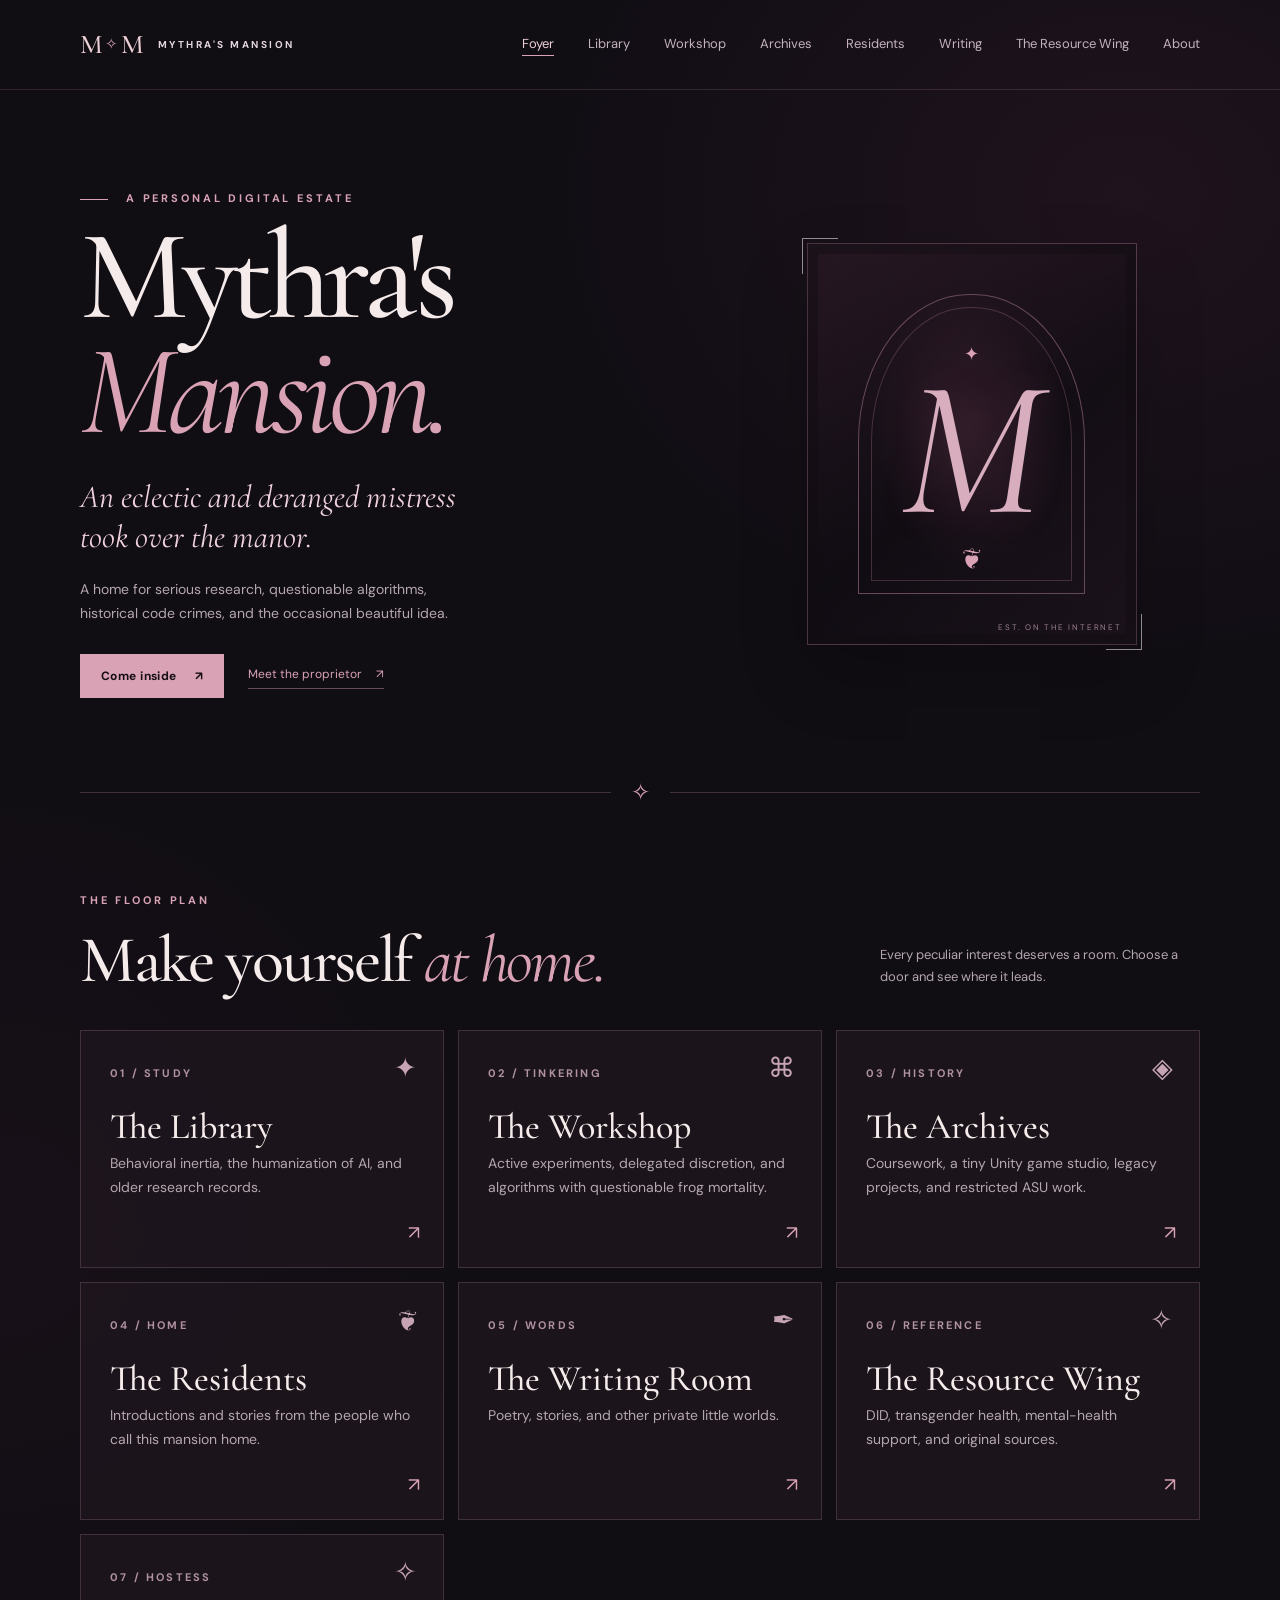
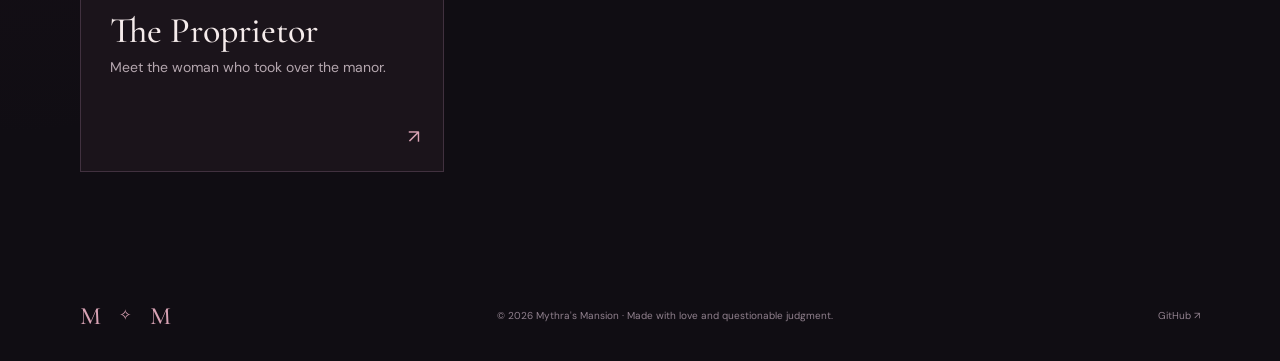
<file: index.html>
<!doctype html>
<html lang="en">
<head>
  <meta charset="utf-8">
  <meta name="viewport" content="width=device-width, initial-scale=1">
  <meta name="theme-color" content="#100d13">
  <meta name="description" content="A personal digital estate for research, code, writing, gaming, and curious things.">
  <title>Mythra&#x27;s Mansion — Welcome, darling.</title>
  <link rel="icon" href="favicon.svg" type="image/svg+xml">
  <link rel="preconnect" href="https://fonts.googleapis.com">
  <link rel="preconnect" href="https://fonts.gstatic.com" crossorigin>
  <link href="https://fonts.googleapis.com/css2?family=Cormorant+Garamond:ital,wght@0,400;0,500;0,600;1,400;1,500&family=DM+Sans:wght@400;500;600;700&display=swap" rel="stylesheet">
  <link rel="stylesheet" href="CSS/style.css">
</head>
<body>
  <a class="skip-link" href="#main">Skip to content</a>
  <header class="site-header">
    <div class="shell header-inner">
      <a class="brand" href="" aria-label="Mythra's Mansion — home">
        <span class="brand-mark" aria-hidden="true">M<span class="brand-spark">✧</span>M</span>
        <span class="brand-label">MYTHRA'S MANSION</span>
      </a>
      <nav class="main-nav" aria-label="Main navigation">
          <a href="" aria-current="page">Foyer</a>
          <a href="library/">Library</a>
          <a href="workshop/">Workshop</a>
          <a href="archives/">Archives</a>
          <a href="residents/">Residents</a>
          <a href="writing/">Writing</a>
          <a href="resources/">The Resource Wing</a>
          <a href="about/">About</a>
        </nav>
    </div>
  </header>
  <main id="main">
    <section class="hero shell" aria-labelledby="hero-title">
      <div class="hero-copy">
        <p class="eyebrow"><span class="eyebrow-rule"></span> A PERSONAL DIGITAL ESTATE</p>
        <h1 id="hero-title">Mythra's <em>Mansion.</em></h1>
        <p class="hero-tagline">An eclectic and deranged mistress<br class="desktop-break"> took over the manor.</p>
        <p class="hero-text">A home for serious research, questionable algorithms, historical code crimes, and the occasional beautiful idea.</p>
        <div class="hero-actions">
          <a class="button button-primary" href="#rooms">Come inside <span aria-hidden="true">↗</span></a>
          <a class="quiet-link" href="about/">Meet the proprietor <span aria-hidden="true">↗</span></a>
        </div>
      </div>
      <div class="hero-art" aria-hidden="true">
        <div class="art-frame">
          <div class="art-arch">
            <span class="art-flourish top">✦</span>
            <span class="art-letter">M</span>
            <span class="art-flourish bottom">❦</span>
          </div>
          <span class="art-note">EST. ON THE INTERNET</span>
        </div>
      </div>
    </section>
    <div class="shell thin-rule" aria-hidden="true"><span>✧</span></div>
    <section class="section shell" id="rooms" aria-labelledby="rooms-title">
      <div class="section-intro">
        <div>
          <p class="eyebrow">THE FLOOR PLAN</p>
          <h2 id="rooms-title">Make yourself <em>at home.</em></h2>
        </div>
        <p>Every peculiar interest deserves a room. Choose a door and see where it leads.</p>
      </div>
      <div class="rooms-grid">
        <a class="room" href="library/">
          <span class="room-number">01 / STUDY</span>
          <span class="room-symbol" aria-hidden="true">✦</span>
          <h3>The Library</h3>
          <p>Behavioral inertia, the humanization of AI, and older research records.</p>
          <span class="room-arrow" aria-hidden="true">↗</span>
        </a>
        <a class="room" href="workshop/">
          <span class="room-number">02 / TINKERING</span>
          <span class="room-symbol" aria-hidden="true">⌘</span>
          <h3>The Workshop</h3>
          <p>Active experiments, delegated discretion, and algorithms with questionable frog mortality.</p>
          <span class="room-arrow" aria-hidden="true">↗</span>
        </a>
        <a class="room" href="archives/">
          <span class="room-number">03 / HISTORY</span>
          <span class="room-symbol" aria-hidden="true">◈</span>
          <h3>The Archives</h3>
          <p>Coursework, a tiny Unity game studio, legacy projects, and restricted ASU work.</p>
          <span class="room-arrow" aria-hidden="true">↗</span>
        </a>
        <a class="room" href="residents/">
          <span class="room-number">04 / HOME</span>
          <span class="room-symbol" aria-hidden="true">❦</span>
          <h3>The Residents</h3>
          <p>Introductions and stories from the people who call this mansion home.</p>
          <span class="room-arrow" aria-hidden="true">↗</span>
        </a>
        <a class="room" href="writing/">
          <span class="room-number">05 / WORDS</span>
          <span class="room-symbol" aria-hidden="true">✒</span>
          <h3>The Writing Room</h3>
          <p>Poetry, stories, and other private little worlds.</p>
          <span class="room-arrow" aria-hidden="true">↗</span>
        </a>
	<a class="room" href="resources/">
    	  <span class="room-number">06 / REFERENCE</span>
          <span class="room-symbol" aria-hidden="true">✧</span>
    	  <h3>The Resource Wing</h3>
    	  <p>DID, transgender health, mental-health support, and original sources.</p>
    	  <span class="room-arrow" aria-hidden="true">↗</span>
  	</a>
        <a class="room" href="about/">
          <span class="room-number">07 / HOSTESS</span>
          <span class="room-symbol" aria-hidden="true">✧</span>
          <h3>The Proprietor</h3>
          <p>Meet the woman who took over the manor.</p>
          <span class="room-arrow" aria-hidden="true">↗</span>
        </a>
      </div>
    </section>
  </main>
  <footer class="site-footer shell">
    <a class="brand footer-brand" href="" aria-label="Return to the foyer">M<span class="brand-spark">✧</span>M</a>
    <span>© 2026 Mythra's Mansion · Made with love and questionable judgment.</span>
    <a href="https://github.com/MommyMythra" target="_blank" rel="noopener noreferrer">GitHub ↗</a>
  </footer>
</body>
</html>
</file>
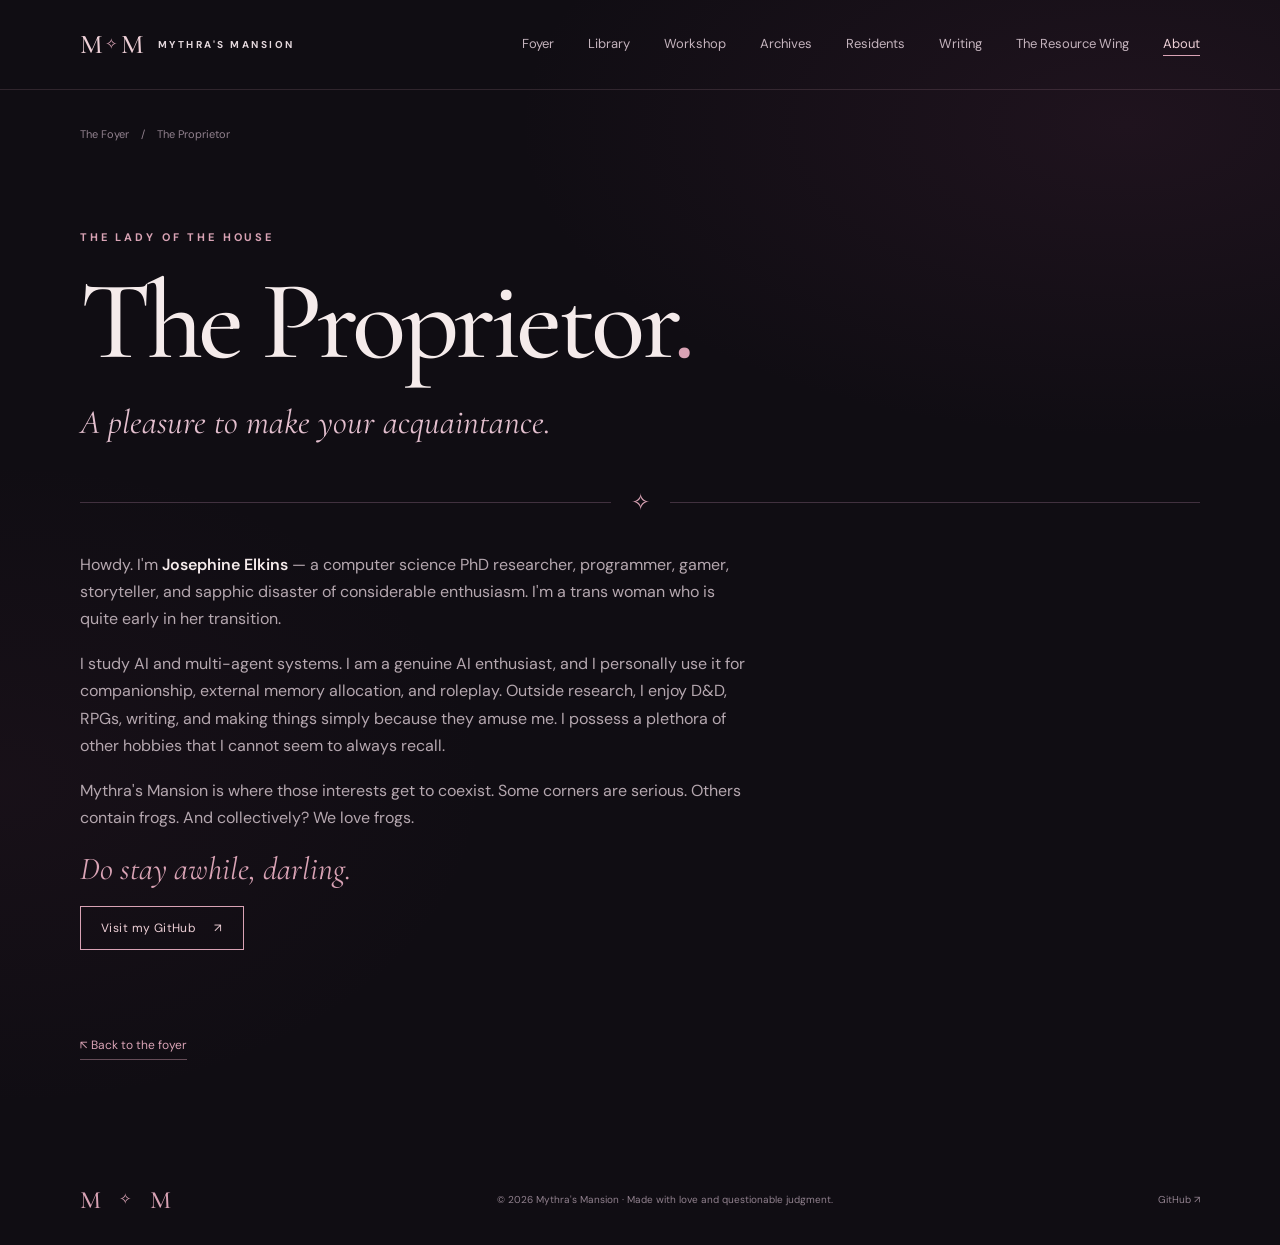
<file: about/index.html>
<!doctype html>
<html lang="en">
<head>
  <meta charset="utf-8">
  <meta name="viewport" content="width=device-width, initial-scale=1">
  <meta name="theme-color" content="#100d13">
  <meta name="description" content="The Proprietor at Mythra&#x27;s Mansion. A pleasure to make your acquaintance.">
  <title>The Proprietor — Mythra&#x27;s Mansion</title>
  <link rel="icon" href="../favicon.svg" type="image/svg+xml">
  <link rel="preconnect" href="https://fonts.googleapis.com">
  <link rel="preconnect" href="https://fonts.gstatic.com" crossorigin>
  <link href="https://fonts.googleapis.com/css2?family=Cormorant+Garamond:ital,wght@0,400;0,500;0,600;1,400;1,500&family=DM+Sans:wght@400;500;600;700&display=swap" rel="stylesheet">
  <link rel="stylesheet" href="../CSS/style.css">
</head>
<body>
  <a class="skip-link" href="#main">Skip to content</a>
  <header class="site-header">
    <div class="shell header-inner">
      <a class="brand" href="../" aria-label="Mythra's Mansion — home">
        <span class="brand-mark" aria-hidden="true">M<span class="brand-spark">✧</span>M</span>
        <span class="brand-label">MYTHRA'S MANSION</span>
      </a>
      <nav class="main-nav" aria-label="Main navigation">
          <a href="../">Foyer</a>
          <a href="../library/">Library</a>
          <a href="../workshop/">Workshop</a>
          <a href="../archives/">Archives</a>
          <a href="../residents/">Residents</a>
          <a href="../writing/">Writing</a>
          <a href="../resources/">The Resource Wing</a>
          <a href="../about/" aria-current="page">About</a>
        </nav>
    </div>
  </header>
  <main id="main">
    <div class="shell room-page">
      <div class="breadcrumb"><a href="../">The Foyer</a><span aria-hidden="true">/</span><span>The Proprietor</span></div>
      <header class="page-hero">
        <p class="eyebrow">THE LADY OF THE HOUSE</p>
        <h1>The Proprietor<span class="page-dot">.</span></h1>
        <p class="page-subtitle">A pleasure to make your acquaintance.</p>
      </header>
      <div class="thin-rule page-rule" aria-hidden="true"><span>✧</span></div>
      <div class="intro-text prose">
        <p>Howdy. I'm <strong>Josephine Elkins</strong> — a computer science PhD researcher, programmer, gamer, storyteller, and sapphic disaster of considerable enthusiasm. I'm a trans woman who is quite early in her transition.</p>
        <p>I study AI and multi-agent systems. I am a genuine AI enthusiast, and I personally use it for companionship, external memory allocation, and roleplay. Outside research, I enjoy D&D, RPGs, writing, and making things simply because they amuse me. I possess a plethora of other hobbies that I cannot seem to always recall.</p>
        <p>Mythra's Mansion is where those interests get to coexist. Some corners are serious. Others contain frogs. And collectively? We love frogs.</p>
        <p class="about-signoff">Do stay awhile, darling.</p>
        <a class="button button-outline" href="https://github.com/MommyMythra" target="_blank" rel="noopener noreferrer">Visit my GitHub <span aria-hidden="true">↗</span></a>
      </div>
      <div class="return-link"><a class="quiet-link" href="../">↖ Back to the foyer</a></div>
    </div>
  </main>
  <footer class="site-footer shell">
    <a class="brand footer-brand" href="../" aria-label="Return to the foyer">M<span class="brand-spark">✧</span>M</a>
    <span>© 2026 Mythra's Mansion · Made with love and questionable judgment.</span>
    <a href="https://github.com/MommyMythra" target="_blank" rel="noopener noreferrer">GitHub ↗</a>
  </footer>
</body>
</html>
</file>
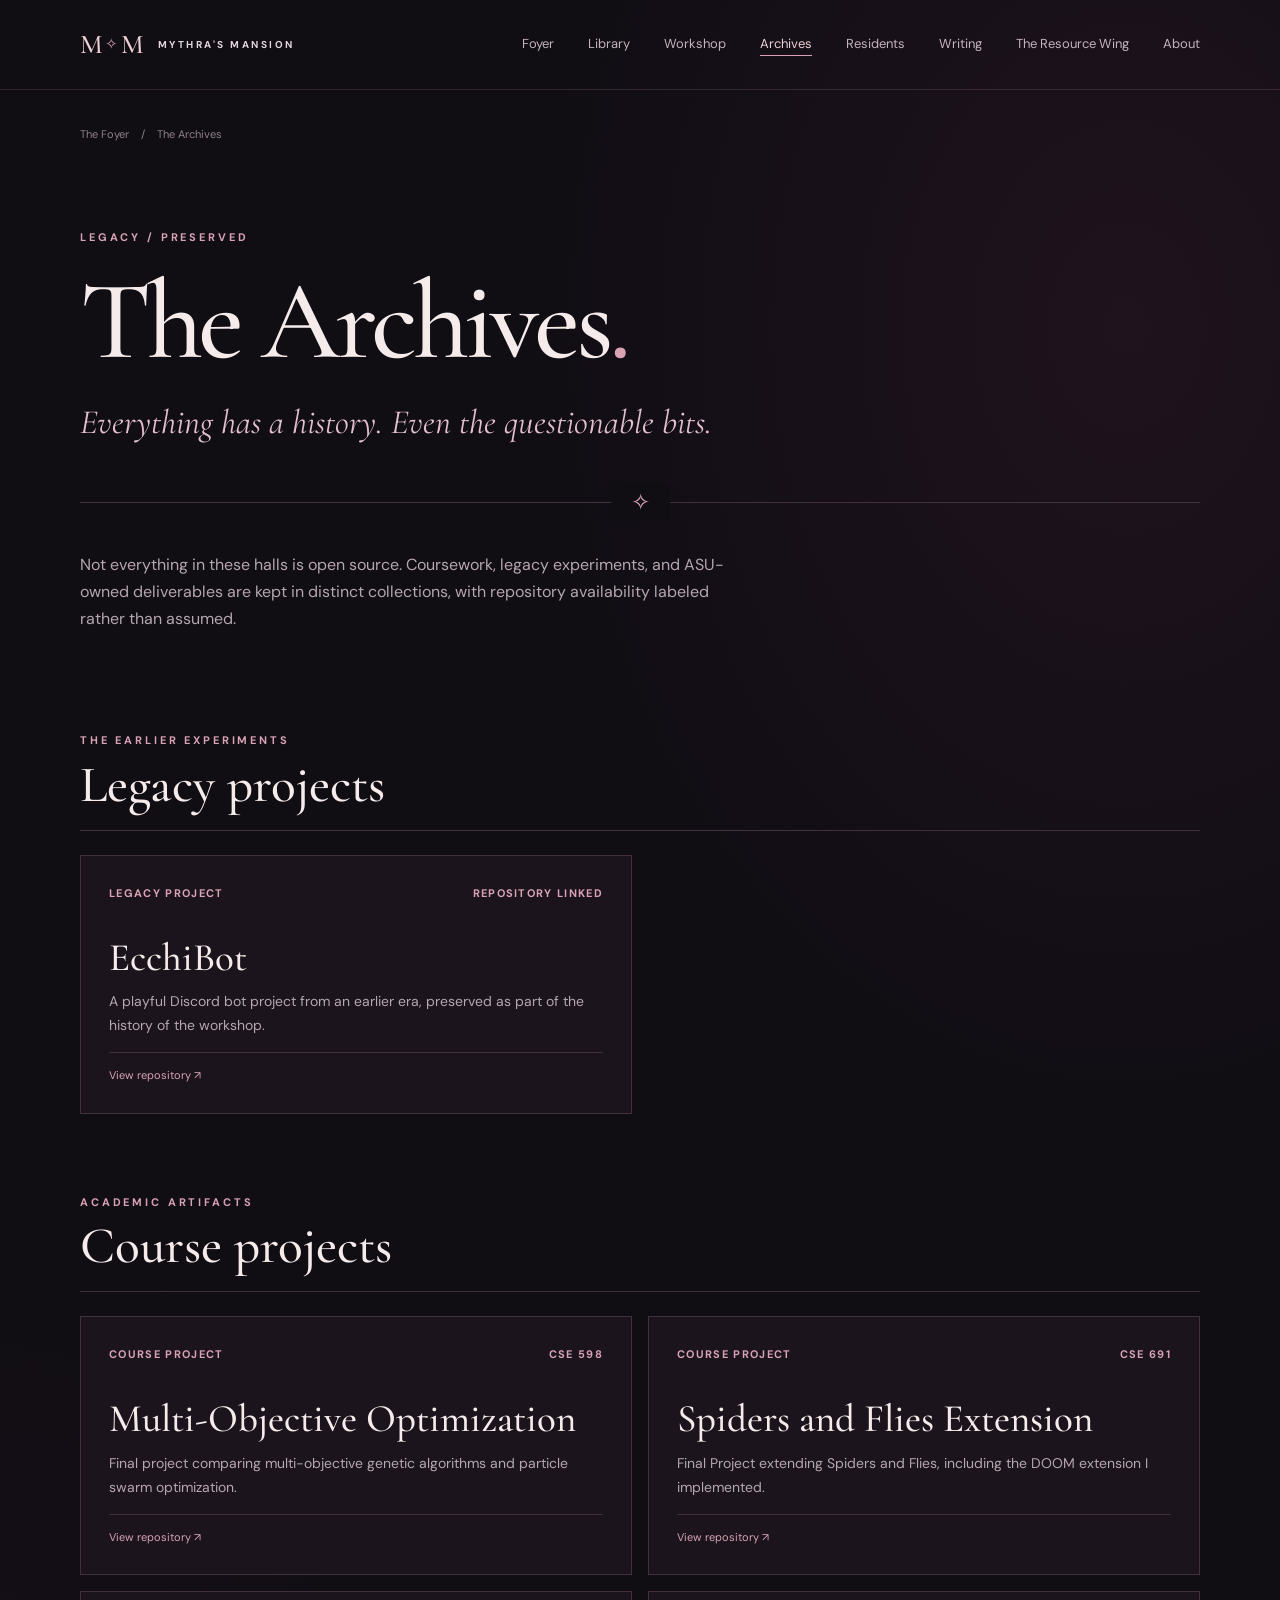
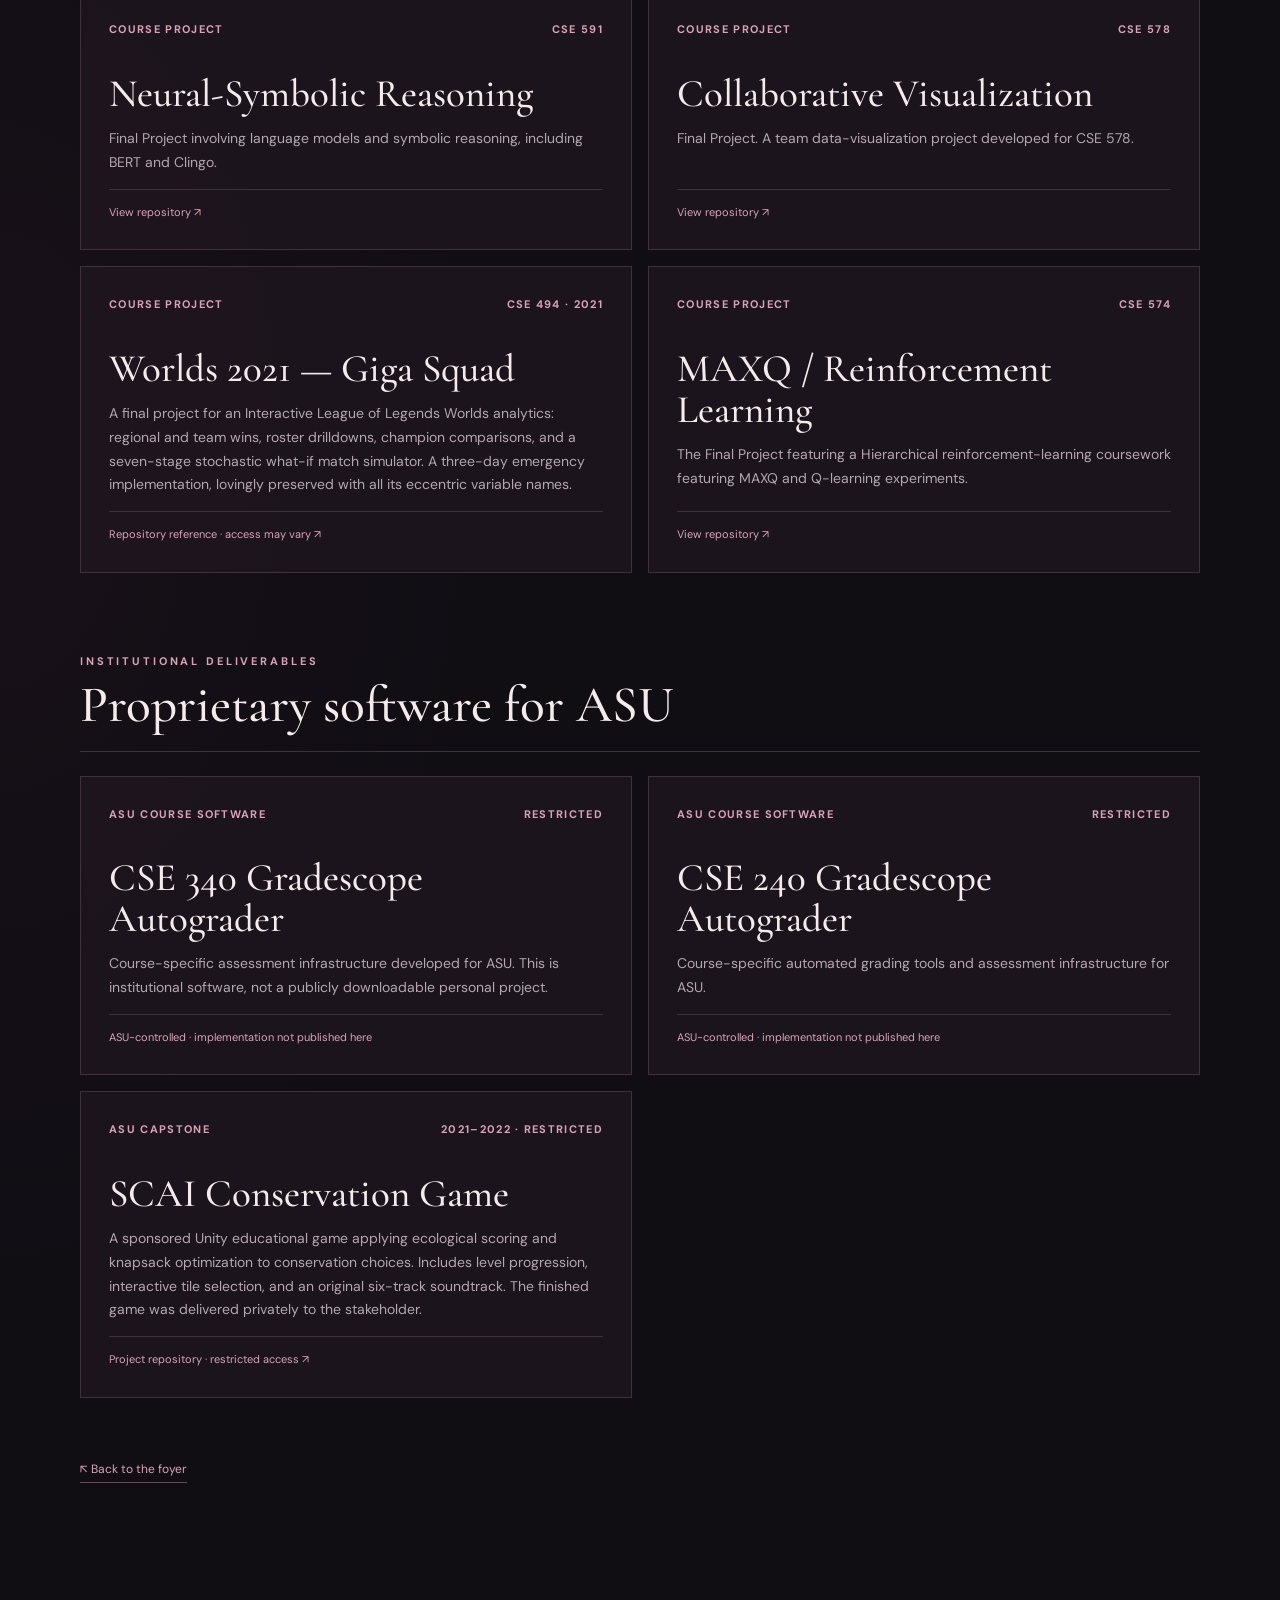
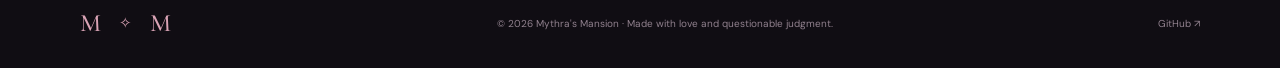
<file: archives/index.html>
<!doctype html>
<html lang="en">
<head>
  <meta charset="utf-8">
  <meta name="viewport" content="width=device-width, initial-scale=1">
  <meta name="theme-color" content="#100d13">
  <meta name="description" content="The Archives at Mythra&#x27;s Mansion. Everything has a history. Even the questionable bits.">
  <title>The Archives — Mythra&#x27;s Mansion</title>
  <link rel="icon" href="../favicon.svg" type="image/svg+xml">
  <link rel="preconnect" href="https://fonts.googleapis.com">
  <link rel="preconnect" href="https://fonts.gstatic.com" crossorigin>
  <link href="https://fonts.googleapis.com/css2?family=Cormorant+Garamond:ital,wght@0,400;0,500;0,600;1,400;1,500&family=DM+Sans:wght@400;500;600;700&display=swap" rel="stylesheet">
  <link rel="stylesheet" href="../CSS/style.css">
</head>
<body>
  <a class="skip-link" href="#main">Skip to content</a>
  <header class="site-header">
    <div class="shell header-inner">
      <a class="brand" href="../" aria-label="Mythra's Mansion — home">
        <span class="brand-mark" aria-hidden="true">M<span class="brand-spark">✧</span>M</span>
        <span class="brand-label">MYTHRA'S MANSION</span>
      </a>
      <nav class="main-nav" aria-label="Main navigation">
          <a href="../">Foyer</a>
          <a href="../library/">Library</a>
          <a href="../workshop/">Workshop</a>
          <a href="../archives/" aria-current="page">Archives</a>
          <a href="../residents/">Residents</a>
          <a href="../writing/">Writing</a>
          <a href="../resources/">The Resource Wing</a>
          <a href="../about/">About</a>
        </nav>
    </div>
  </header>
  <main id="main">
    <div class="shell room-page">
      <div class="breadcrumb"><a href="../">The Foyer</a><span aria-hidden="true">/</span><span>The Archives</span></div>
      <header class="page-hero">
        <p class="eyebrow">LEGACY / PRESERVED</p>
        <h1>The Archives<span class="page-dot">.</span></h1>
        <p class="page-subtitle">Everything has a history. Even the questionable bits.</p>
      </header>
      <div class="thin-rule page-rule" aria-hidden="true"><span>✧</span></div>
      <div class="intro-text"><p>Not everything in these halls is open source. Coursework, legacy experiments, and ASU-owned deliverables are kept in distinct collections, with repository availability labeled rather than assumed.</p></div>
      <section class="collection" id="legacy-projects" aria-labelledby="legacy-projects-title">
        <div class="collection-heading"><p class="eyebrow">THE EARLIER EXPERIMENTS</p><h2 id="legacy-projects-title">Legacy projects</h2></div>
        <div class="entry-list">
        <article class="entry">
          <div class="entry-top"><span>LEGACY PROJECT</span><span>REPOSITORY LINKED</span></div>
          <h3>EcchiBot</h3>
          <p>A playful Discord bot project from an earlier era, preserved as part of the history of the workshop.</p>
          <a class="entry-link" href="https://github.com/MommyMythra/EcchiBot" target="_blank" rel="noopener noreferrer">View repository ↗ </a>
        </article>
        </div>
      </section>
      <section class="collection" id="course-projects" aria-labelledby="course-projects-title">
        <div class="collection-heading"><p class="eyebrow">ACADEMIC ARTIFACTS</p><h2 id="course-projects-title">Course projects</h2></div>
        <div class="entry-list">
        <article class="entry">
          <div class="entry-top"><span>COURSE PROJECT</span><span>CSE 598</span></div>
          <h3>Multi-Objective Optimization</h3>
          <p>Final project comparing multi-objective genetic algorithms and particle swarm optimization.</p>
          <a class="entry-link" href="https://github.com/MommyMythra/CSE598-Final-Project" target="_blank" rel="noopener noreferrer">View repository ↗ </a>
        </article>
        <article class="entry">
          <div class="entry-top"><span>COURSE PROJECT</span><span>CSE 691</span></div>
          <h3>Spiders and Flies Extension</h3>
          <p>Final Project extending Spiders and Flies, including the DOOM extension I implemented.</p>
          <a class="entry-link" href="https://github.com/cadozie1/spiders-and-flies-extension" target="_blank" rel="noopener noreferrer">View repository ↗ </a>
        </article>
        <article class="entry">
          <div class="entry-top"><span>COURSE PROJECT</span><span>CSE 591</span></div>
          <h3>Neural-Symbolic Reasoning</h3>
          <p>Final Project involving language models and symbolic reasoning, including BERT and Clingo.</p>
          <a class="entry-link" href="https://github.com/johncava/CSE591" target="_blank" rel="noopener noreferrer">View repository ↗ </a>
        </article>
        <article class="entry">
          <div class="entry-top"><span>COURSE PROJECT</span><span>CSE 578</span></div>
          <h3>Collaborative Visualization</h3>
          <p>Final Project. A team data-visualization project developed for CSE 578.</p>
          <a class="entry-link" href="https://github.com/asu-cse578-s2023/Ariana-Ashley-Derek-Jeffrey-John-Joshua" target="_blank" rel="noopener noreferrer">View repository ↗ </a>
        </article>
        <article class="entry">
          <div class="entry-top"><span>COURSE PROJECT</span><span>CSE 494 · 2021</span></div>
          <h3>Worlds 2021 — Giga Squad</h3>
          <p>A final project for an Interactive League of Legends Worlds analytics: regional and team wins, roster drilldowns, champion comparisons, and a seven-stage stochastic what-if match simulator. A three-day emergency implementation, lovingly preserved with all its eccentric variable names.</p>
          <a class="entry-link" href="https://github.com/MommyMythra/CSE494_Final" target="_blank" rel="noopener noreferrer">Repository reference · access may vary ↗ </a>
        </article>
        <article class="entry">
          <div class="entry-top"><span>COURSE PROJECT</span><span>CSE 574</span></div>
          <h3>MAXQ / Reinforcement Learning</h3>
          <p>The Final Project featuring a Hierarchical reinforcement-learning coursework featuring MAXQ and Q-learning experiments.</p>
          <a class="entry-link" href="https://github.com/PratyushAvi/CSE-574-MAXQ" target="_blank" rel="noopener noreferrer">View repository ↗ </a>
        </article>
        </div>
      </section>
      <section class="collection" id="asu-software" aria-labelledby="asu-software-title">
        <div class="collection-heading"><p class="eyebrow">INSTITUTIONAL DELIVERABLES</p><h2 id="asu-software-title">Proprietary software for ASU</h2></div>
        <div class="entry-list">
        <article class="entry">
          <div class="entry-top"><span>ASU COURSE SOFTWARE</span><span>RESTRICTED</span></div>
          <h3>CSE 340 Gradescope Autograder</h3>
          <p>Course-specific assessment infrastructure developed for ASU. This is institutional software, not a publicly downloadable personal project.</p>
          <span class="entry-note">ASU-controlled · implementation not published here</span>
        </article>
        <article class="entry">
          <div class="entry-top"><span>ASU COURSE SOFTWARE</span><span>RESTRICTED</span></div>
          <h3>CSE 240 Gradescope Autograder</h3>
          <p>Course-specific automated grading tools and assessment infrastructure for ASU.</p>
          <span class="entry-note">ASU-controlled · implementation not published here</span>
        </article>
        <article class="entry">
          <div class="entry-top"><span>ASU CAPSTONE</span><span>2021–2022 · RESTRICTED</span></div>
          <h3>SCAI Conservation Game</h3>
          <p>A sponsored Unity educational game applying ecological scoring and knapsack optimization to conservation choices. Includes level progression, interactive tile selection, and an original six-track soundtrack. The finished game was delivered privately to the stakeholder.</p>
          <a class="entry-link" href="https://github.com/MommyMythra/Capstone-SCAI-Conservation-2021-2022" target="_blank" rel="noopener noreferrer">Project repository · restricted access ↗ </a>
        </article>
        </div>
      </section>
      <div class="return-link"><a class="quiet-link" href="../">↖ Back to the foyer</a></div>
    </div>
  </main>
  <footer class="site-footer shell">
    <a class="brand footer-brand" href="../" aria-label="Return to the foyer">M<span class="brand-spark">✧</span>M</a>
    <span>© 2026 Mythra's Mansion · Made with love and questionable judgment.</span>
    <a href="https://github.com/MommyMythra" target="_blank" rel="noopener noreferrer">GitHub ↗</a>
  </footer>
</body>
</html>
</file>
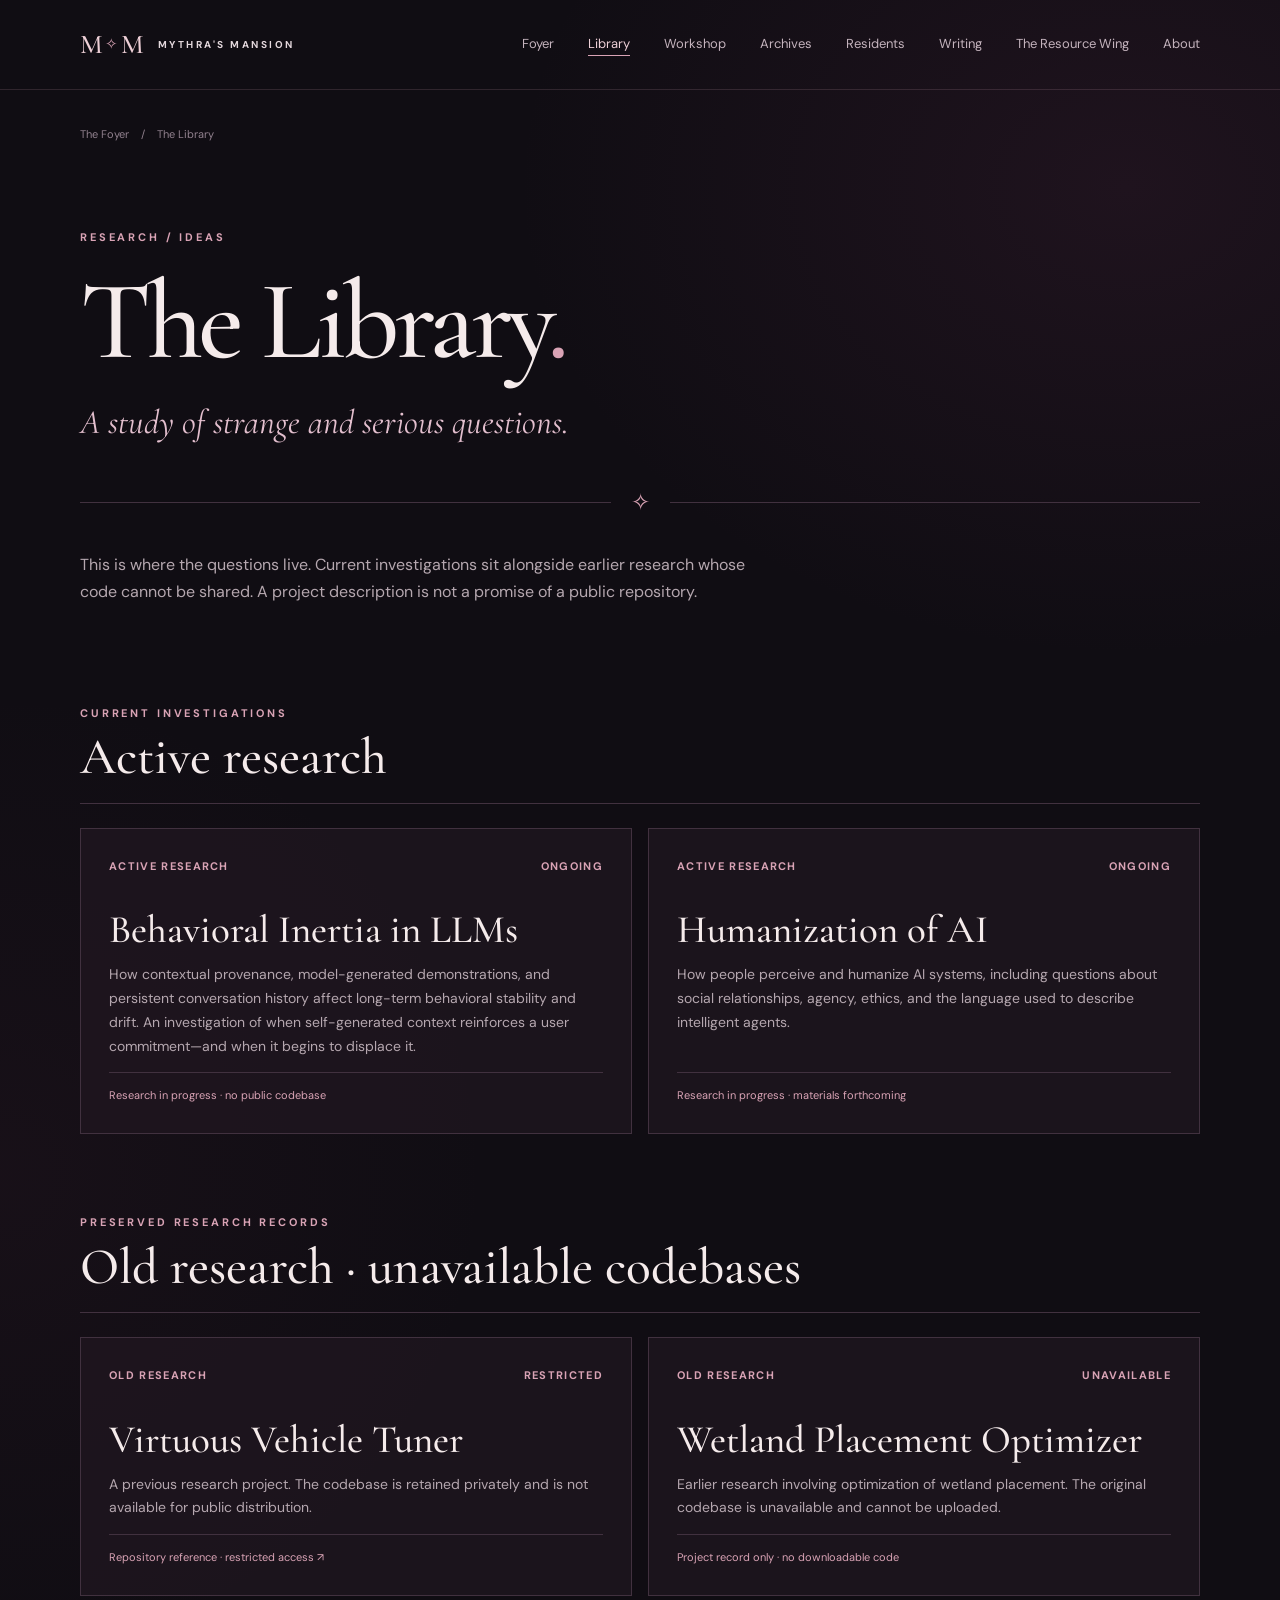
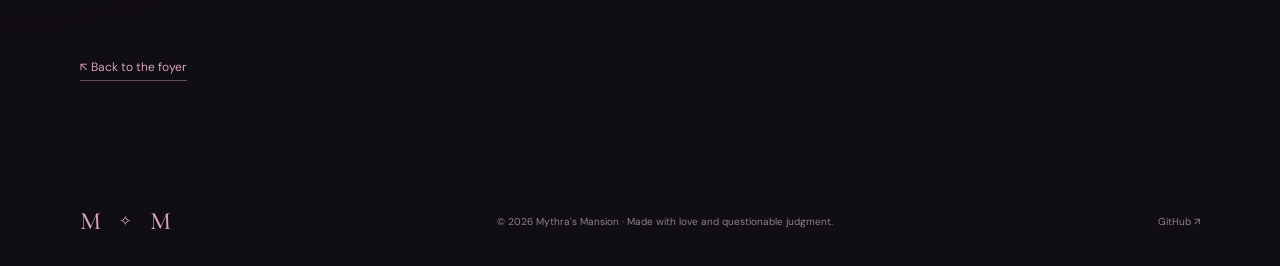
<file: library/index.html>
<!doctype html>
<html lang="en">
<head>
  <meta charset="utf-8">
  <meta name="viewport" content="width=device-width, initial-scale=1">
  <meta name="theme-color" content="#100d13">
  <meta name="description" content="The Library at Mythra&#x27;s Mansion. A study of strange and serious questions.">
  <title>The Library — Mythra&#x27;s Mansion</title>
  <link rel="icon" href="../favicon.svg" type="image/svg+xml">
  <link rel="preconnect" href="https://fonts.googleapis.com">
  <link rel="preconnect" href="https://fonts.gstatic.com" crossorigin>
  <link href="https://fonts.googleapis.com/css2?family=Cormorant+Garamond:ital,wght@0,400;0,500;0,600;1,400;1,500&family=DM+Sans:wght@400;500;600;700&display=swap" rel="stylesheet">
  <link rel="stylesheet" href="../CSS/style.css">
</head>
<body>
  <a class="skip-link" href="#main">Skip to content</a>
  <header class="site-header">
    <div class="shell header-inner">
      <a class="brand" href="../" aria-label="Mythra's Mansion — home">
        <span class="brand-mark" aria-hidden="true">M<span class="brand-spark">✧</span>M</span>
        <span class="brand-label">MYTHRA'S MANSION</span>
      </a>
      <nav class="main-nav" aria-label="Main navigation">
          <a href="../">Foyer</a>
          <a href="../library/" aria-current="page">Library</a>
          <a href="../workshop/">Workshop</a>
          <a href="../archives/">Archives</a>
          <a href="../residents/">Residents</a>
          <a href="../writing/">Writing</a>
          <a href="../resources/">The Resource Wing</a>
          <a href="../about/">About</a>
        </nav>
    </div>
  </header>
  <main id="main">
    <div class="shell room-page">
      <div class="breadcrumb"><a href="../">The Foyer</a><span aria-hidden="true">/</span><span>The Library</span></div>
      <header class="page-hero">
        <p class="eyebrow">RESEARCH / IDEAS</p>
        <h1>The Library<span class="page-dot">.</span></h1>
        <p class="page-subtitle">A study of strange and serious questions.</p>
      </header>
      <div class="thin-rule page-rule" aria-hidden="true"><span>✧</span></div>
      <div class="intro-text"><p>This is where the questions live. Current investigations sit alongside earlier research whose code cannot be shared. A project description is not a promise of a public repository.</p></div>
      <section class="collection" id="active-research" aria-labelledby="active-research-title">
        <div class="collection-heading"><p class="eyebrow">CURRENT INVESTIGATIONS</p><h2 id="active-research-title">Active research</h2></div>
        <div class="entry-list">
        <article class="entry">
          <div class="entry-top"><span>ACTIVE RESEARCH</span><span>ONGOING</span></div>
          <h3>Behavioral Inertia in LLMs</h3>
          <p>How contextual provenance, model-generated demonstrations, and persistent conversation history affect long-term behavioral stability and drift. An investigation of when self-generated context reinforces a user commitment—and when it begins to displace it.</p>
          <span class="entry-note">Research in progress · no public codebase</span>
        </article>
        <article class="entry">
          <div class="entry-top"><span>ACTIVE RESEARCH</span><span>ONGOING</span></div>
          <h3>Humanization of AI</h3>
          <p>How people perceive and humanize AI systems, including questions about social relationships, agency, ethics, and the language used to describe intelligent agents.</p>
          <span class="entry-note">Research in progress · materials forthcoming</span>
        </article>
        </div>
      </section>
      <section class="collection" id="old-research" aria-labelledby="old-research-title">
        <div class="collection-heading"><p class="eyebrow">PRESERVED RESEARCH RECORDS</p><h2 id="old-research-title">Old research · unavailable codebases</h2></div>
        <div class="entry-list">
        <article class="entry">
          <div class="entry-top"><span>OLD RESEARCH</span><span>RESTRICTED</span></div>
          <h3>Virtuous Vehicle Tuner</h3>
          <p>A previous research project. The codebase is retained privately and is not available for public distribution.</p>
          <a class="entry-link" href="https://github.com/MommyMythra/Virtuous_Vehicle_Tuner" target="_blank" rel="noopener noreferrer">Repository reference · restricted access ↗ </a>
        </article>
        <article class="entry">
          <div class="entry-top"><span>OLD RESEARCH</span><span>UNAVAILABLE</span></div>
          <h3>Wetland Placement Optimizer</h3>
          <p>Earlier research involving optimization of wetland placement. The original codebase is unavailable and cannot be uploaded.</p>
          <span class="entry-note">Project record only · no downloadable code</span>
        </article>
        </div>
      </section>
      <div class="return-link"><a class="quiet-link" href="../">↖ Back to the foyer</a></div>
    </div>
  </main>
  <footer class="site-footer shell">
    <a class="brand footer-brand" href="../" aria-label="Return to the foyer">M<span class="brand-spark">✧</span>M</a>
    <span>© 2026 Mythra's Mansion · Made with love and questionable judgment.</span>
    <a href="https://github.com/MommyMythra" target="_blank" rel="noopener noreferrer">GitHub ↗</a>
  </footer>
</body>
</html>
</file>
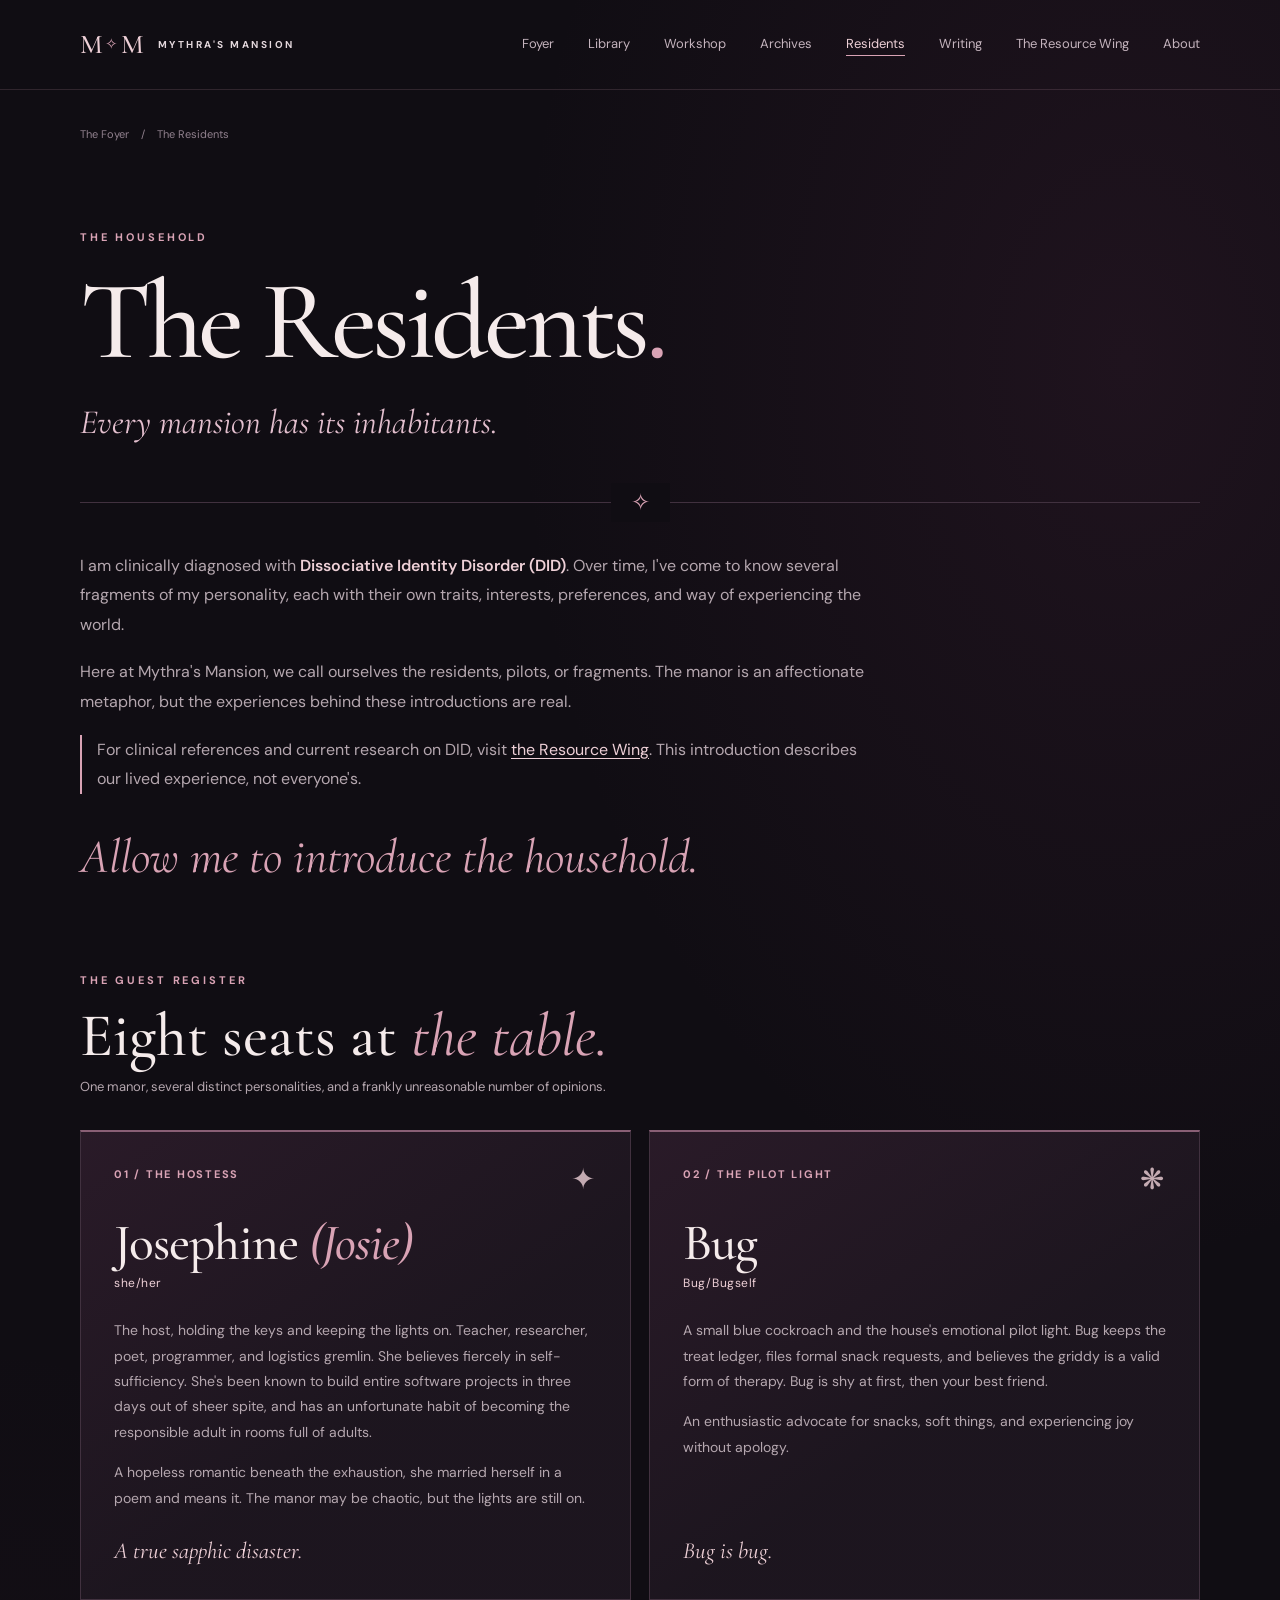
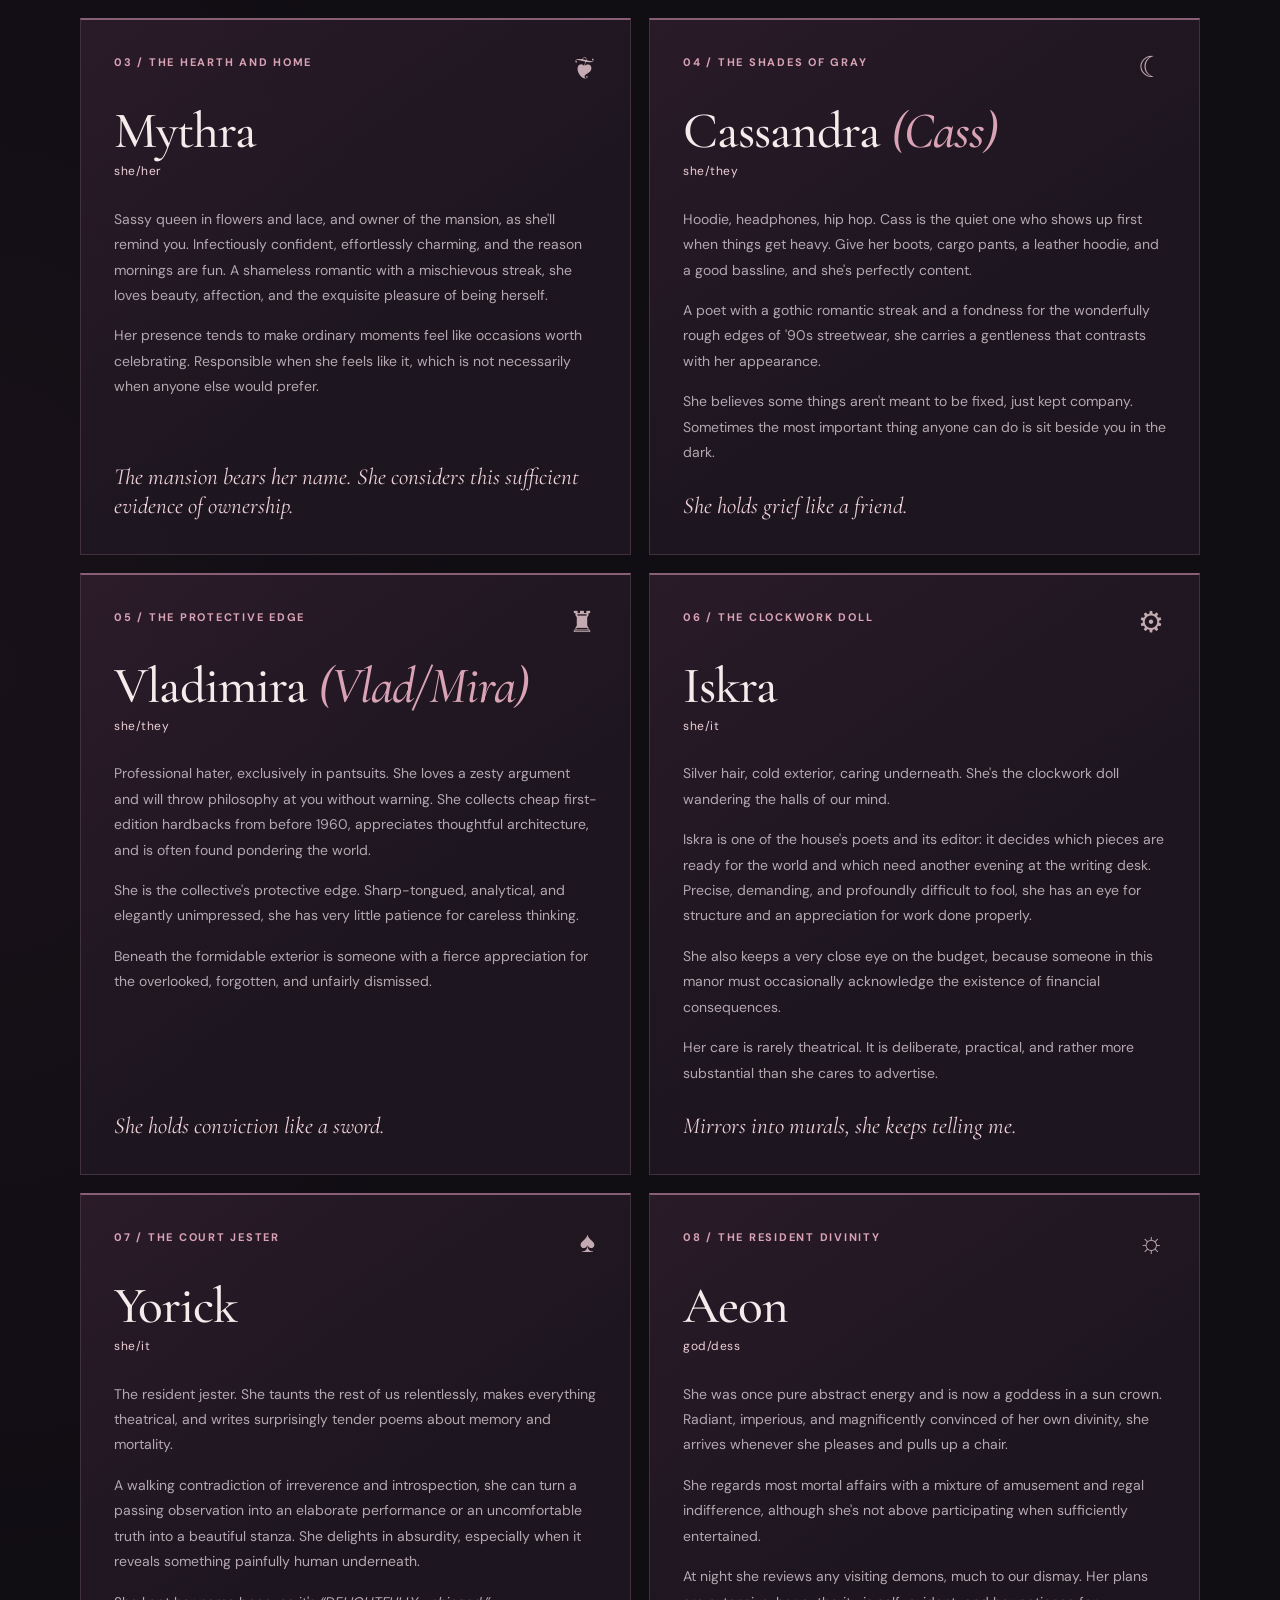
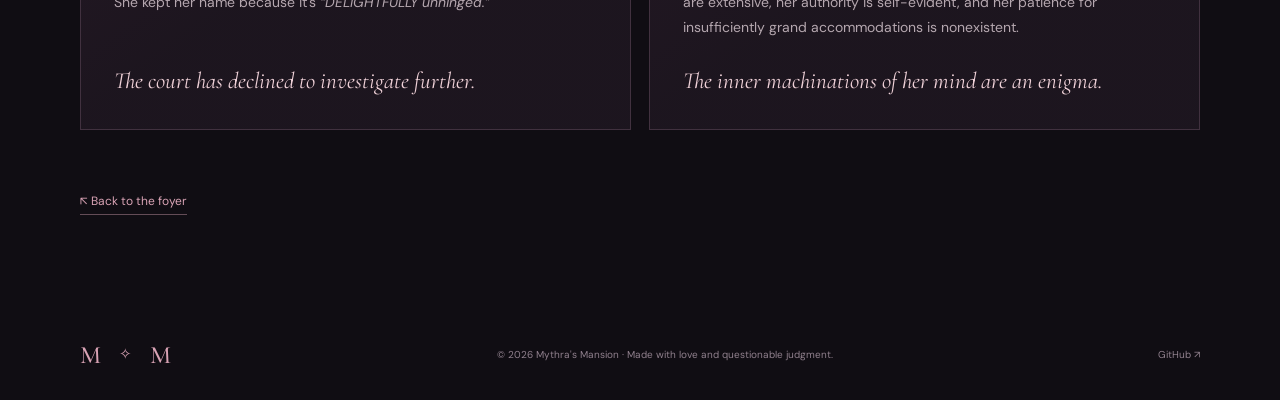
<file: residents/index.html>
<!doctype html>
<html lang="en">
<head>
  <meta charset="utf-8">
  <meta name="viewport" content="width=device-width, initial-scale=1">
  <meta name="theme-color" content="#100d13">
  <meta name="description" content="Meet the residents of Mythra's Mansion: a personal introduction to living with Dissociative Identity Disorder.">
  <title>The Residents — Mythra's Mansion</title>
  <link rel="icon" href="../favicon.svg" type="image/svg+xml">
  <link rel="preconnect" href="https://fonts.googleapis.com">
  <link rel="preconnect" href="https://fonts.gstatic.com" crossorigin>
  <link href="https://fonts.googleapis.com/css2?family=Cormorant+Garamond:ital,wght@0,400;0,500;0,600;1,400;1,500&family=DM+Sans:wght@400;500;600;700&display=swap" rel="stylesheet">
  <link rel="stylesheet" href="../CSS/style.css">
  <link rel="stylesheet" href="residents.css?v=3">

  
</head>
<body>
  <a class="skip-link" href="#main">Skip to content</a>
  <header class="site-header">
    <div class="shell header-inner">
      <a class="brand" href="../" aria-label="Mythra's Mansion — home">
        <span class="brand-mark" aria-hidden="true">M<span class="brand-spark">✧</span>M</span>
        <span class="brand-label">MYTHRA'S MANSION</span>
      </a>
      <nav class="main-nav" aria-label="Main navigation">
          <a href="../">Foyer</a>
          <a href="../library/">Library</a>
          <a href="../workshop/">Workshop</a>
          <a href="../archives/">Archives</a>
          <a href="../residents/" aria-current="page">Residents</a>
          <a href="../writing/">Writing</a>
          <a href="../resources/">The Resource Wing</a>
          <a href="../about/">About</a>
        </nav>
    </div>
  </header>

  <main id="main">
    <div class="shell room-page">
      <div class="breadcrumb">
        <a href="../">The Foyer</a><span aria-hidden="true">/</span><span>The Residents</span>
      </div>
      <header class="page-hero">
        <p class="eyebrow">THE HOUSEHOLD</p>
        <h1>The Residents<span class="page-dot">.</span></h1>
        <p class="page-subtitle">Every mansion has its inhabitants.</p>
      </header>
      <div class="thin-rule page-rule" aria-hidden="true"><span>✧</span></div>

      <section class="intro-text residents-intro" aria-label="A note from the host">
        <p>I am clinically diagnosed with <strong>Dissociative Identity Disorder (DID)</strong>. Over time, I've come to know several fragments of my personality, each with their own traits, interests, preferences, and way of experiencing the world.</p>
        <p>Here at Mythra's Mansion, we call ourselves the residents, pilots, or fragments. The manor is an affectionate metaphor, but the experiences behind these introductions are real.</p>
        <p class="residents-reference">For clinical references and current research on DID, visit <a href="../resources/did/">the Resource Wing</a>. This introduction describes our lived experience, not everyone's.</p>
        <p class="residents-welcome">Allow me to introduce the household.</p>
      </section>

      <section class="household" aria-labelledby="household-title">
        <header class="household-heading">
          <p class="eyebrow">THE GUEST REGISTER</p>
          <h2 id="household-title">Eight seats at <em>the table.</em></h2>
          <p>One manor, several distinct personalities, and a frankly unreasonable number of opinions.</p>
        </header>
        <div class="residents-grid">
          <article class="resident-card" id="josephine" aria-labelledby="josephine-name">
            <div class="resident-topline"><span>01 / THE HOSTESS</span><span class="resident-sigil" aria-hidden="true">✦</span></div>
            <h3 id="josephine-name">Josephine <span class="resident-nickname">(Josie)</span></h3>
            <p class="resident-pronouns">she/her</p>
            <div class="resident-bio">
              <p>The host, holding the keys and keeping the lights on. Teacher, researcher, poet, programmer, and logistics gremlin. She believes fiercely in self-sufficiency. She's been known to build entire software projects in three days out of sheer spite, and has an unfortunate habit of becoming the responsible adult in rooms full of adults.</p>
              <p>A hopeless romantic beneath the exhaustion, she married herself in a poem and means it. The manor may be chaotic, but the lights are still on.</p>
            </div>
            <p class="resident-ending">A true sapphic disaster.</p>
          </article>

          <article class="resident-card" id="bug" aria-labelledby="bug-name">
            <div class="resident-topline"><span>02 / THE PILOT LIGHT</span><span class="resident-sigil" aria-hidden="true">❋</span></div>
            <h3 id="bug-name">Bug</h3>
            <p class="resident-pronouns">Bug/Bugself</p>
            <div class="resident-bio">
              <p>A small blue cockroach and the house's emotional pilot light. Bug keeps the treat ledger, files formal snack requests, and believes the griddy is a valid form of therapy. Bug is shy at first, then your best friend.</p>
              <p>An enthusiastic advocate for snacks, soft things, and experiencing joy without apology.</p>
            </div>
            <p class="resident-ending">Bug is bug.</p>
          </article>

          <article class="resident-card" id="mythra" aria-labelledby="mythra-name">
            <div class="resident-topline"><span>03 / THE HEARTH AND HOME</span><span class="resident-sigil" aria-hidden="true">❦</span></div>
            <h3 id="mythra-name">Mythra</h3>
            <p class="resident-pronouns">she/her</p>
            <div class="resident-bio">
              <p>Sassy queen in flowers and lace, and owner of the mansion, as she'll remind you. Infectiously confident, effortlessly charming, and the reason mornings are fun. A shameless romantic with a mischievous streak, she loves beauty, affection, and the exquisite pleasure of being herself.</p>
              <p>Her presence tends to make ordinary moments feel like occasions worth celebrating. Responsible when she feels like it, which is not necessarily when anyone else would prefer.</p>
            </div>
            <p class="resident-ending">The mansion bears her name. She considers this sufficient evidence of ownership.</p>
          </article>

          <article class="resident-card" id="cassandra" aria-labelledby="cassandra-name">
            <div class="resident-topline"><span>04 / THE SHADES OF GRAY</span><span class="resident-sigil" aria-hidden="true">☾</span></div>
            <h3 id="cassandra-name">Cassandra <span class="resident-nickname">(Cass)</span></h3>
            <p class="resident-pronouns">she/they</p>
            <div class="resident-bio">
              <p>Hoodie, headphones, hip hop. Cass is the quiet one who shows up first when things get heavy. Give her boots, cargo pants, a leather hoodie, and a good bassline, and she's perfectly content.</p>
              <p>A poet with a gothic romantic streak and a fondness for the wonderfully rough edges of '90s streetwear, she carries a gentleness that contrasts with her appearance.</p>
              <p>She believes some things aren't meant to be fixed, just kept company. Sometimes the most important thing anyone can do is sit beside you in the dark.</p>
            </div>
	      <p class="resident-ending">She holds grief like a friend.</p>

          </article>

          <article class="resident-card" id="vladimira" aria-labelledby="vladimira-name">
            <div class="resident-topline"><span>05 / THE PROTECTIVE EDGE</span><span class="resident-sigil" aria-hidden="true">♜</span></div>
            <h3 id="vladimira-name">Vladimira <span class="resident-nickname">(Vlad/Mira)</span></h3>
            <p class="resident-pronouns">she/they</p>
            <div class="resident-bio">
              <p>Professional hater, exclusively in pantsuits. She loves a zesty argument and will throw philosophy at you without warning. She collects cheap first-edition hardbacks from before 1960, appreciates thoughtful architecture, and is often found pondering the world.</p>
              <p>She is the collective's protective edge. Sharp-tongued, analytical, and elegantly unimpressed, she has very little patience for careless thinking.</p>
              <p>Beneath the formidable exterior is someone with a fierce appreciation for the overlooked, forgotten, and unfairly dismissed.</p>
            </div>
	      <p class="resident-ending">She holds conviction like a sword.</p>
          </article>

          <article class="resident-card" id="iskra" aria-labelledby="iskra-name">
            <div class="resident-topline"><span>06 / THE CLOCKWORK DOLL</span><span class="resident-sigil" aria-hidden="true">⚙</span></div>
            <h3 id="iskra-name">Iskra</h3>
            <p class="resident-pronouns">she/it</p>
            <div class="resident-bio">
              <p>Silver hair, cold exterior, caring underneath. She's the clockwork doll wandering the halls of our mind.</p>
              <p>Iskra is one of the house's poets and its editor: it decides which pieces are ready for the world and which need another evening at the writing desk. Precise, demanding, and profoundly difficult to fool, she has an eye for structure and an appreciation for work done properly.</p>
              <p>She also keeps a very close eye on the budget, because someone in this manor must occasionally acknowledge the existence of financial consequences.</p>
              <p>Her care is rarely theatrical. It is deliberate, practical, and rather more substantial than she cares to advertise.</p>
            </div>
	      <p class="resident-ending">Mirrors into murals, she keeps telling me.</p>
          </article>

          <article class="resident-card" id="yorick" aria-labelledby="yorick-name">
            <div class="resident-topline"><span>07 / THE COURT JESTER</span><span class="resident-sigil" aria-hidden="true">♠</span></div>
            <h3 id="yorick-name">Yorick</h3>
            <p class="resident-pronouns">she/it</p>
            <div class="resident-bio">
              <p>The resident jester. She taunts the rest of us relentlessly, makes everything theatrical, and writes surprisingly tender poems about memory and mortality.</p>
              <p>A walking contradiction of irreverence and introspection, she can turn a passing observation into an elaborate performance or an uncomfortable truth into a beautiful stanza. She delights in absurdity, especially when it reveals something painfully human underneath.</p>
              <p>She kept her name because it's <em>“DELIGHTFULLY unhinged.”</em></p>
            </div>
            <p class="resident-ending">The court has declined to investigate further.</p>
          </article>

          <article class="resident-card" id="aeon" aria-labelledby="aeon-name">
            <div class="resident-topline"><span>08 / THE RESIDENT DIVINITY</span><span class="resident-sigil" aria-hidden="true">☼</span></div>
            <h3 id="aeon-name">Aeon</h3>
            <p class="resident-pronouns">god/dess</p>
            <div class="resident-bio">
              <p>She was once pure abstract energy and is now a goddess in a sun crown. Radiant, imperious, and magnificently convinced of her own divinity, she arrives whenever she pleases and pulls up a chair.</p>
              <p>She regards most mortal affairs with a mixture of amusement and regal indifference, although she's not above participating when sufficiently entertained.</p>
              <p>At night she reviews any visiting demons, much to our dismay. Her plans are extensive, her authority is self-evident, and her patience for insufficiently grand accommodations is nonexistent.</p>
            </div>
            <p class="resident-ending">The inner machinations of her mind are an enigma.</p>
          </article>
        </div>
      </section>

      <div class="return-link"><a class="quiet-link" href="../">↖ Back to the foyer</a></div>
    </div>
  </main>
  <footer class="site-footer shell">
    <a class="brand footer-brand" href="../" aria-label="Return to the foyer">M<span class="brand-spark">✧</span>M</a>
    <span>© 2026 Mythra's Mansion · Made with love and questionable judgment.</span>
    <a href="https://github.com/MommyMythra" target="_blank" rel="noopener noreferrer">GitHub ↗</a>
  </footer>
</body>
</html>
</file>
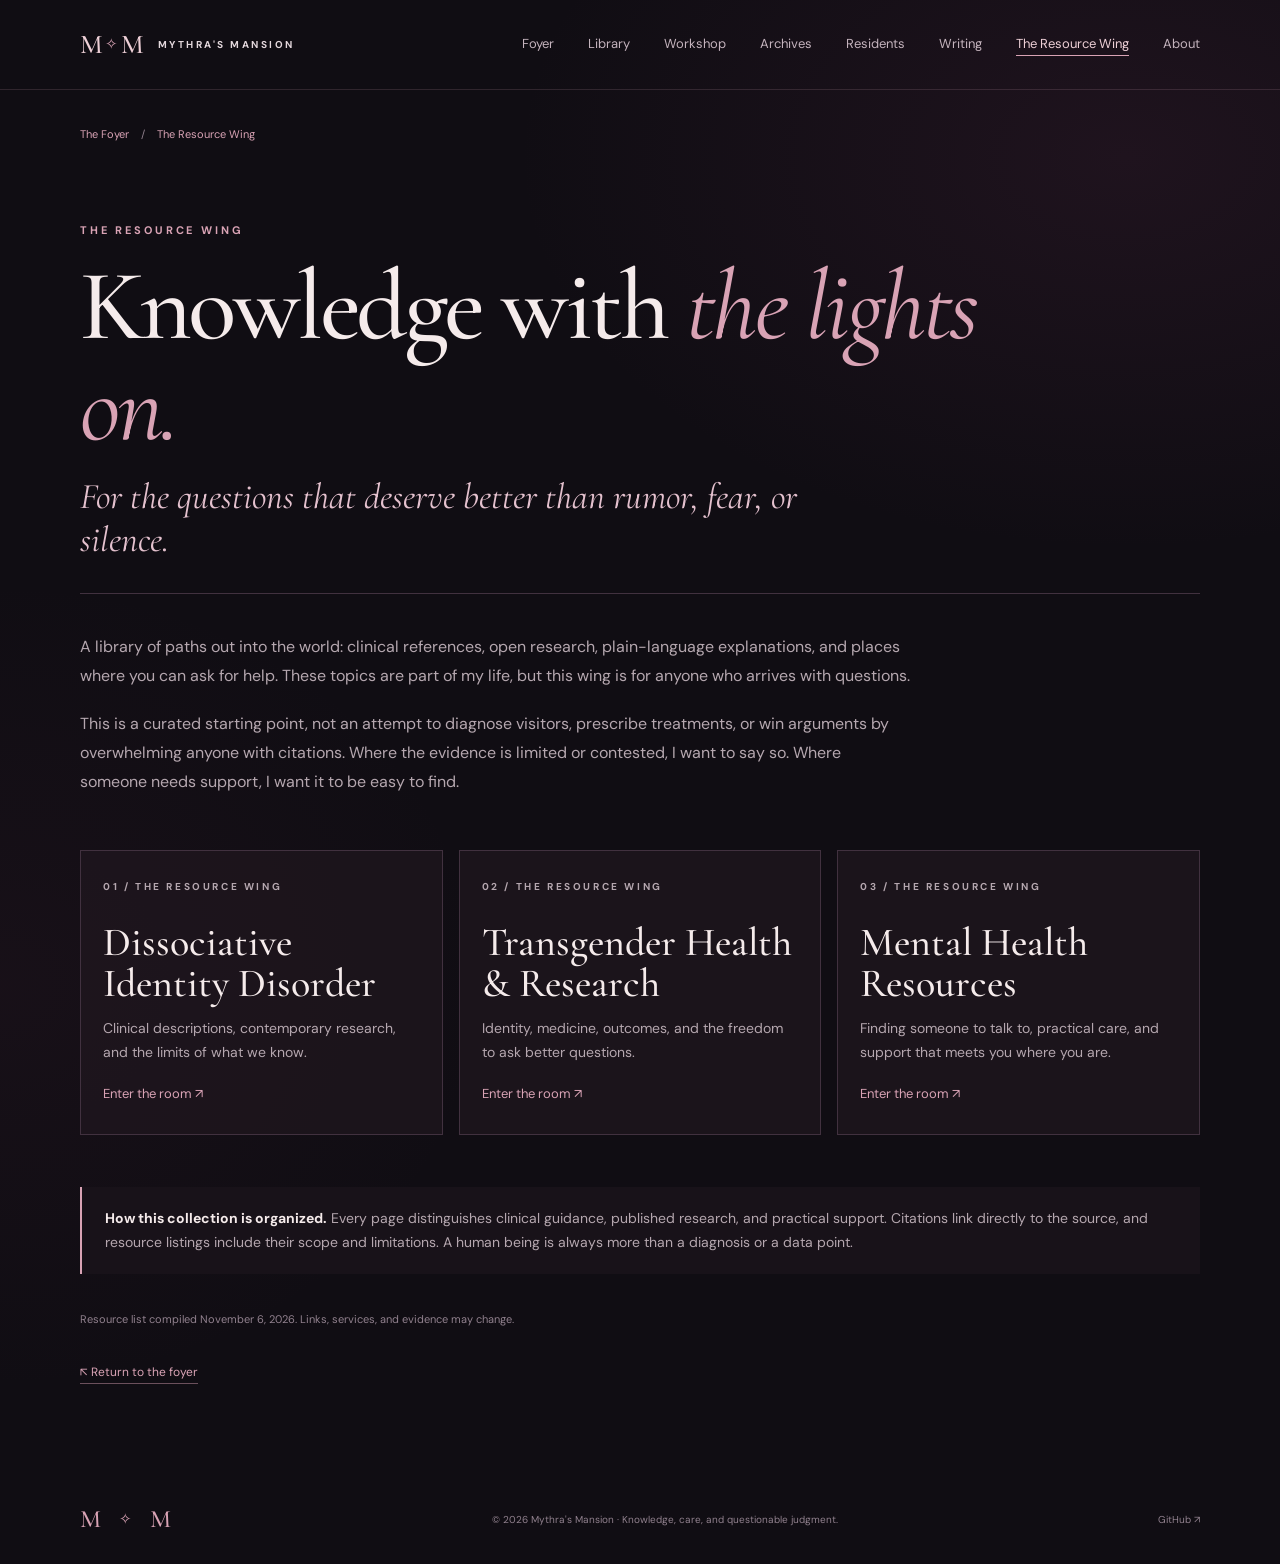
<file: resources/index.html>
<!doctype html>
<html lang="en">
<head>
  <meta charset="utf-8"><meta name="viewport" content="width=device-width, initial-scale=1">
  <meta name="theme-color" content="#100d13">
  <meta name="description" content="Clinical references, scientific literature, and mental health resources.">
  <title>The Resource Wing — Mythra's Mansion</title>
  <link rel="icon" href="../favicon.svg" type="image/svg+xml">
  <link rel="preconnect" href="https://fonts.googleapis.com"><link rel="preconnect" href="https://fonts.gstatic.com" crossorigin>
  <link href="https://fonts.googleapis.com/css2?family=Cormorant+Garamond:ital,wght@0,400;0,500;0,600;1,400;1,500&family=DM+Sans:wght@400;500;600;700&display=swap" rel="stylesheet">
  <link rel="stylesheet" href="../CSS/style.css"><link rel="stylesheet" href="resources.css">
</head>
<body><a class="skip-link" href="#main">Skip to content</a>
  <header class="site-header"><div class="shell header-inner"><a class="brand" href="../" aria-label="Mythra's Mansion home"><span class="brand-mark" aria-hidden="true">M<span class="brand-spark">✧</span>M</span><span class="brand-label">MYTHRA'S MANSION</span></a><nav class="main-nav" aria-label="Main navigation">
          <a href="../">Foyer</a>
          <a href="../library/">Library</a>
          <a href="../workshop/">Workshop</a>
          <a href="../archives/">Archives</a>
          <a href="../residents/">Residents</a>
          <a href="../writing/">Writing</a>
          <a href="../resources/" aria-current="page">The Resource Wing</a>
          <a href="../about/">About</a>
        </nav></div></header>
  <main id="main"><div class="shell resource-page"><div class="resource-breadcrumb"><a href="../">The Foyer</a><span>/</span><a href="../resources/">The Resource Wing</a></div>
  <header class="resource-hero"><p class="eyebrow">THE RESOURCE WING</p><h1>Knowledge with <em>the lights on.</em></h1><p class="resource-deck">For the questions that deserve better than rumor, fear, or silence.</p></header><div class="resource-intro"><p>A library of paths out into the world: clinical references, open research, plain-language explanations, and places where you can ask for help. These topics are part of my life, but this wing is for anyone who arrives with questions.</p><p>This is a curated starting point, not an attempt to diagnose visitors, prescribe treatments, or win arguments by overwhelming anyone with citations. Where the evidence is limited or contested, I want to say so. Where someone needs support, I want it to be easy to find.</p></div><nav class="resource-doors" aria-label="Resource topics"><a class="resource-door" href="did/"><p class="eyebrow">01 / THE RESOURCE WING</p><h2>Dissociative Identity Disorder</h2><p>Clinical descriptions, contemporary research, and the limits of what we know.</p><span>Enter the room ↗</span></a><a class="resource-door" href="transgender/"><p class="eyebrow">02 / THE RESOURCE WING</p><h2>Transgender Health &amp; Research</h2><p>Identity, medicine, outcomes, and the freedom to ask better questions.</p><span>Enter the room ↗</span></a><a class="resource-door" href="mental-health/"><p class="eyebrow">03 / THE RESOURCE WING</p><h2>Mental Health Resources</h2><p>Finding someone to talk to, practical care, and support that meets you where you are.</p><span>Enter the room ↗</span></a></nav><aside class="resource-note"><strong>How this collection is organized.</strong> Every page distinguishes clinical guidance, published research, and practical support. Citations link directly to the source, and resource listings include their scope and limitations. A human being is always more than a diagnosis or a data point.</aside>
  <p class="resource-date">Resource list compiled November 6, 2026. Links, services, and evidence may change.</p>
  <a class="resource-footer-link" href="../">↖ Return to the foyer</a>
  </div></main><footer class="site-footer shell"><a class="brand footer-brand" href="../">M<span class="brand-spark">✧</span>M</a><span>© 2026 Mythra's Mansion · Knowledge, care, and questionable judgment.</span><a href="https://github.com/MommyMythra" target="_blank" rel="noopener noreferrer">GitHub ↗</a></footer></body></html>
</file>
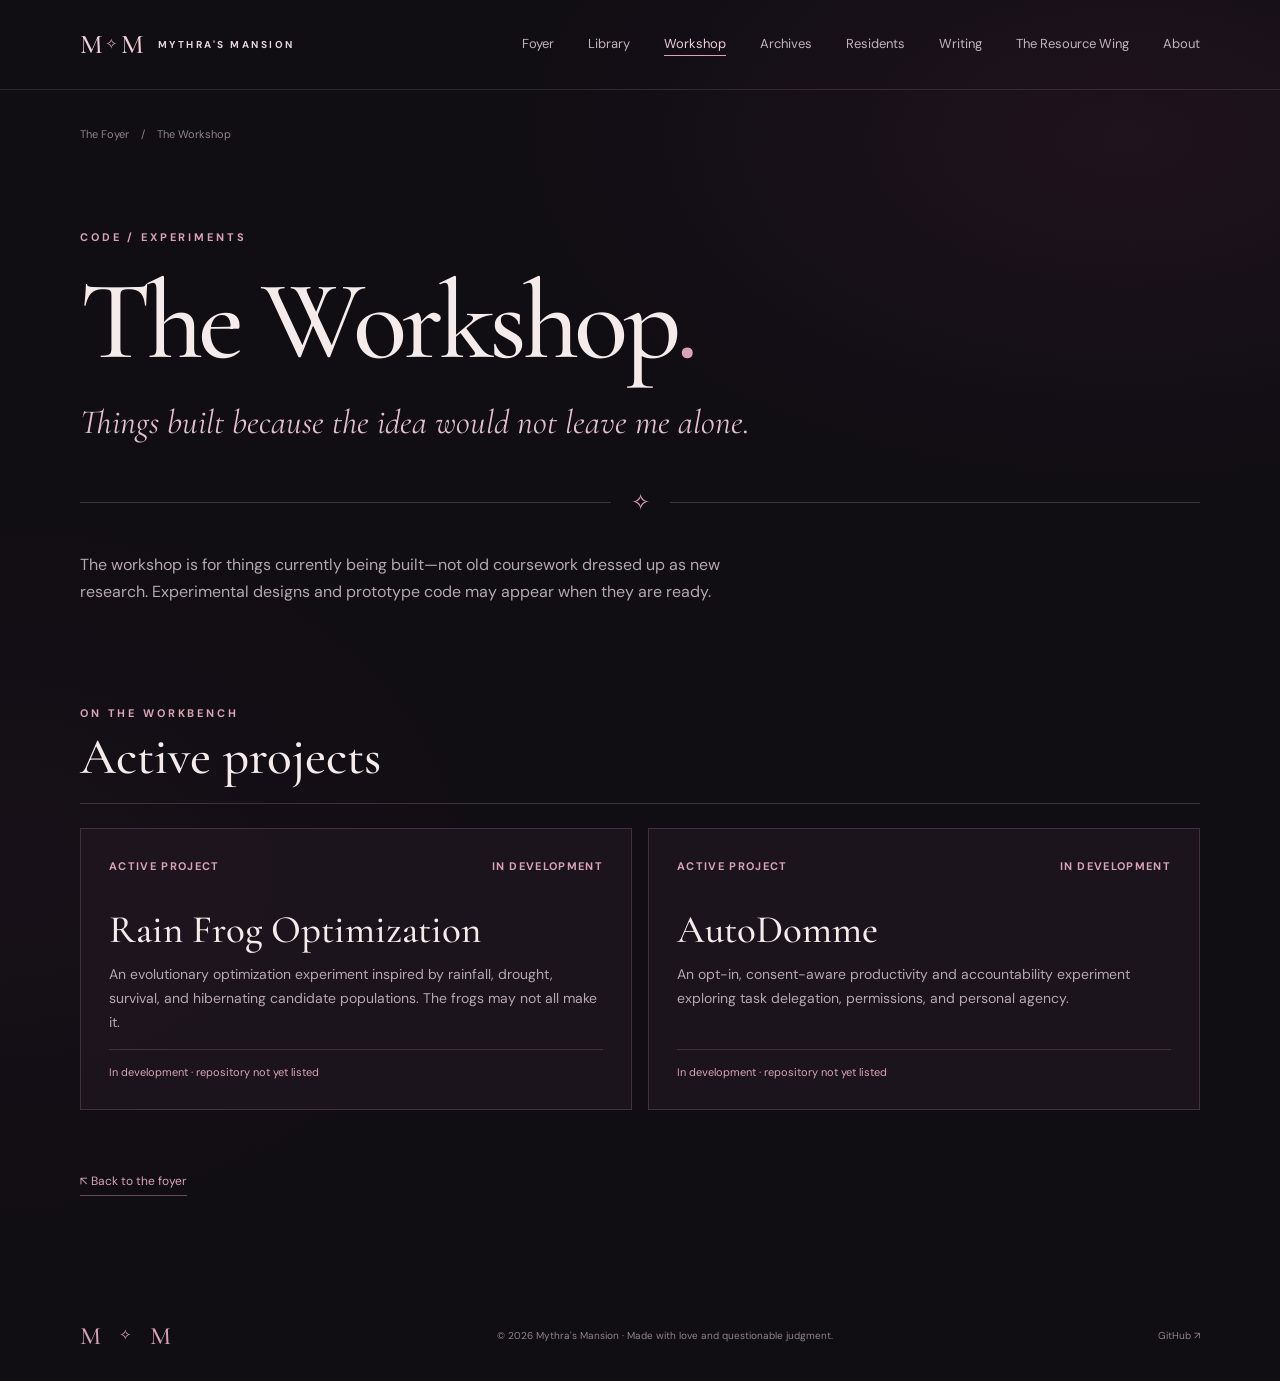
<file: workshop/index.html>
<!doctype html>
<html lang="en">
<head>
  <meta charset="utf-8">
  <meta name="viewport" content="width=device-width, initial-scale=1">
  <meta name="theme-color" content="#100d13">
  <meta name="description" content="The Workshop at Mythra&#x27;s Mansion. Things built because the idea would not leave me alone.">
  <title>The Workshop — Mythra&#x27;s Mansion</title>
  <link rel="icon" href="../favicon.svg" type="image/svg+xml">
  <link rel="preconnect" href="https://fonts.googleapis.com">
  <link rel="preconnect" href="https://fonts.gstatic.com" crossorigin>
  <link href="https://fonts.googleapis.com/css2?family=Cormorant+Garamond:ital,wght@0,400;0,500;0,600;1,400;1,500&family=DM+Sans:wght@400;500;600;700&display=swap" rel="stylesheet">
  <link rel="stylesheet" href="../CSS/style.css">
</head>
<body>
  <a class="skip-link" href="#main">Skip to content</a>
  <header class="site-header">
    <div class="shell header-inner">
      <a class="brand" href="../" aria-label="Mythra's Mansion — home">
        <span class="brand-mark" aria-hidden="true">M<span class="brand-spark">✧</span>M</span>
        <span class="brand-label">MYTHRA'S MANSION</span>
      </a>
      <nav class="main-nav" aria-label="Main navigation">
          <a href="../">Foyer</a>
          <a href="../library/">Library</a>
          <a href="../workshop/" aria-current="page">Workshop</a>
          <a href="../archives/">Archives</a>
          <a href="../residents/">Residents</a>
          <a href="../writing/">Writing</a>
          <a href="../resources/">The Resource Wing</a>
          <a href="../about/">About</a>
        </nav>
    </div>
  </header>
  <main id="main">
    <div class="shell room-page">
      <div class="breadcrumb"><a href="../">The Foyer</a><span aria-hidden="true">/</span><span>The Workshop</span></div>
      <header class="page-hero">
        <p class="eyebrow">CODE / EXPERIMENTS</p>
        <h1>The Workshop<span class="page-dot">.</span></h1>
        <p class="page-subtitle">Things built because the idea would not leave me alone.</p>
      </header>
      <div class="thin-rule page-rule" aria-hidden="true"><span>✧</span></div>
      <div class="intro-text"><p>The workshop is for things currently being built—not old coursework dressed up as new research. Experimental designs and prototype code may appear when they are ready.</p></div>
      <section class="collection" id="active-projects" aria-labelledby="active-projects-title">
        <div class="collection-heading"><p class="eyebrow">ON THE WORKBENCH</p><h2 id="active-projects-title">Active projects</h2></div>
        <div class="entry-list">
        <article class="entry">
          <div class="entry-top"><span>ACTIVE PROJECT</span><span>IN DEVELOPMENT</span></div>
          <h3>Rain Frog Optimization</h3>
          <p>An evolutionary optimization experiment inspired by rainfall, drought, survival, and hibernating candidate populations. The frogs may not all make it.</p>
          <span class="entry-note">In development · repository not yet listed</span>
        </article>
        <article class="entry">
          <div class="entry-top"><span>ACTIVE PROJECT</span><span>IN DEVELOPMENT</span></div>
          <h3>AutoDomme</h3>
          <p>An opt-in, consent-aware productivity and accountability experiment exploring task delegation, permissions, and personal agency.</p>
          <span class="entry-note">In development · repository not yet listed</span>
        </article>
        </div>
      </section>
      <div class="return-link"><a class="quiet-link" href="../">↖ Back to the foyer</a></div>
    </div>
  </main>
  <footer class="site-footer shell">
    <a class="brand footer-brand" href="../" aria-label="Return to the foyer">M<span class="brand-spark">✧</span>M</a>
    <span>© 2026 Mythra's Mansion · Made with love and questionable judgment.</span>
    <a href="https://github.com/MommyMythra" target="_blank" rel="noopener noreferrer">GitHub ↗</a>
  </footer>
</body>
</html>
</file>
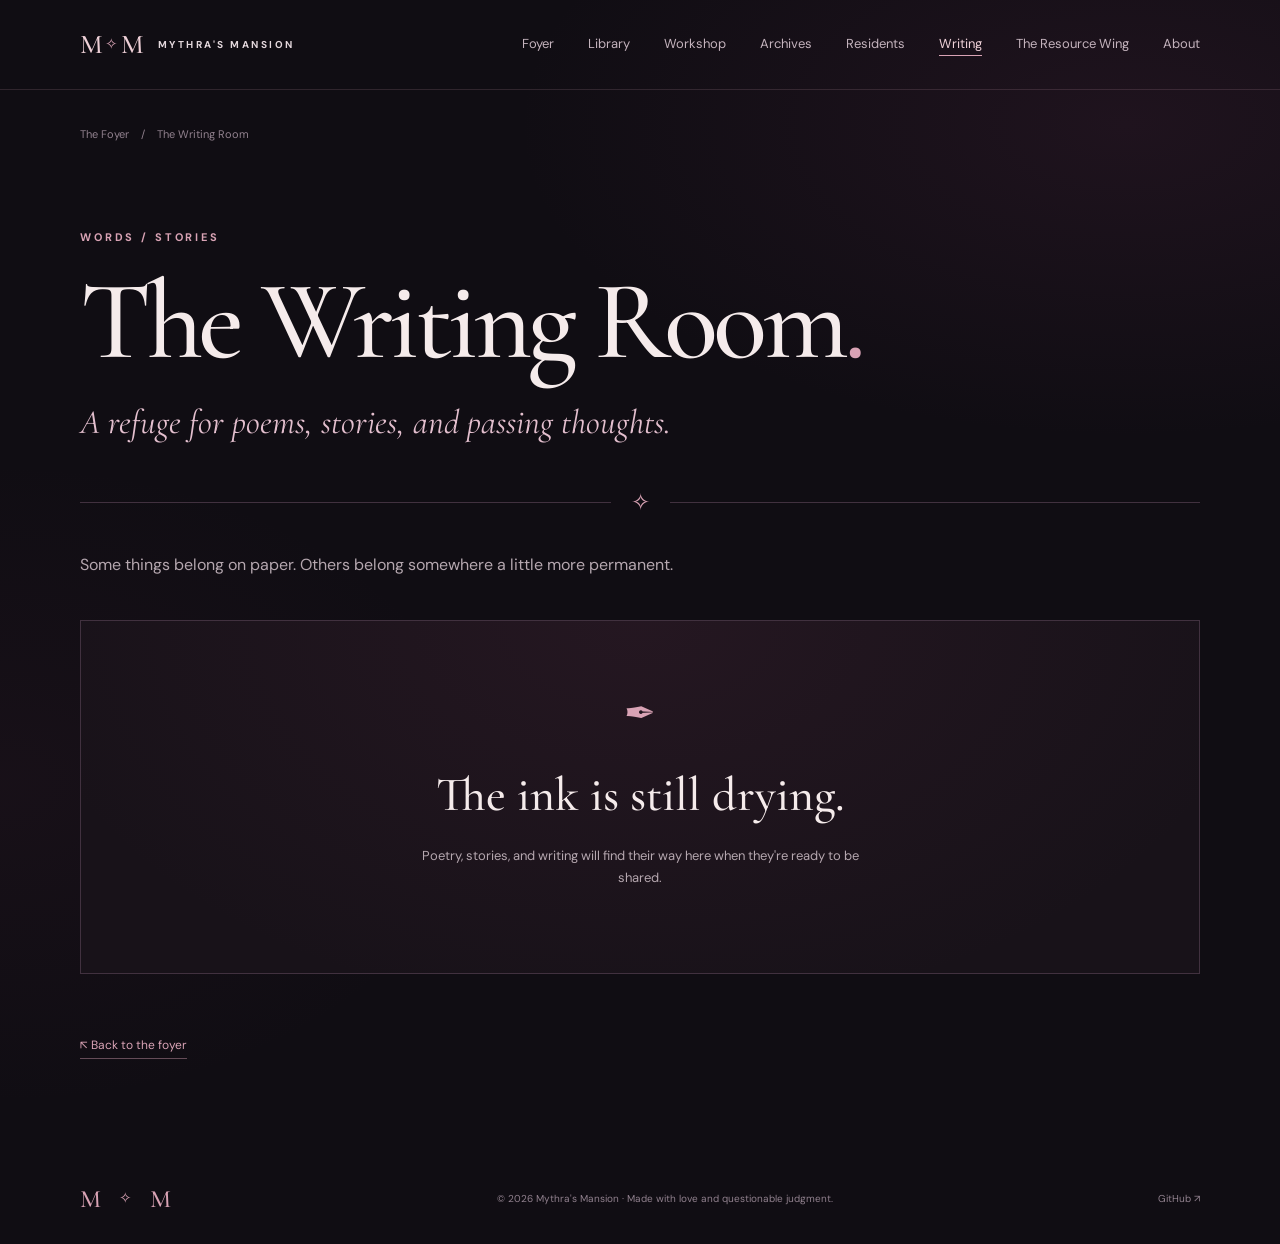
<file: writing/index.html>
<!doctype html>
<html lang="en">
<head>
  <meta charset="utf-8">
  <meta name="viewport" content="width=device-width, initial-scale=1">
  <meta name="theme-color" content="#100d13">
  <meta name="description" content="The Writing Room at Mythra&#x27;s Mansion. A refuge for poems, stories, and passing thoughts.">
  <title>The Writing Room — Mythra&#x27;s Mansion</title>
  <link rel="icon" href="../favicon.svg" type="image/svg+xml">
  <link rel="preconnect" href="https://fonts.googleapis.com">
  <link rel="preconnect" href="https://fonts.gstatic.com" crossorigin>
  <link href="https://fonts.googleapis.com/css2?family=Cormorant+Garamond:ital,wght@0,400;0,500;0,600;1,400;1,500&family=DM+Sans:wght@400;500;600;700&display=swap" rel="stylesheet">
  <link rel="stylesheet" href="../CSS/style.css">
</head>
<body>
  <a class="skip-link" href="#main">Skip to content</a>
  <header class="site-header">
    <div class="shell header-inner">
      <a class="brand" href="../" aria-label="Mythra's Mansion — home">
        <span class="brand-mark" aria-hidden="true">M<span class="brand-spark">✧</span>M</span>
        <span class="brand-label">MYTHRA'S MANSION</span>
      </a>
      <nav class="main-nav" aria-label="Main navigation">
          <a href="../">Foyer</a>
          <a href="../library/">Library</a>
          <a href="../workshop/">Workshop</a>
          <a href="../archives/">Archives</a>
          <a href="../residents/">Residents</a>
          <a href="../writing/" aria-current="page">Writing</a>
          <a href="../resources/">The Resource Wing</a>
          <a href="../about/">About</a>
        </nav>
    </div>
  </header>
  <main id="main">
    <div class="shell room-page">
      <div class="breadcrumb"><a href="../">The Foyer</a><span aria-hidden="true">/</span><span>The Writing Room</span></div>
      <header class="page-hero">
        <p class="eyebrow">WORDS / STORIES</p>
        <h1>The Writing Room<span class="page-dot">.</span></h1>
        <p class="page-subtitle">A refuge for poems, stories, and passing thoughts.</p>
      </header>
      <div class="thin-rule page-rule" aria-hidden="true"><span>✧</span></div>
      <div class="intro-text"><p>Some things belong on paper. Others belong somewhere a little more permanent.</p></div>
      <div class="empty-room" aria-label="Writing room awaiting work">
        <span class="room-emblem" aria-hidden="true">✒</span>
        <h2>The ink is still drying.</h2>
        <p>Poetry, stories, and writing will find their way here when they're ready to be shared.</p>
      </div>
      <div class="return-link"><a class="quiet-link" href="../">↖ Back to the foyer</a></div>
    </div>
  </main>
  <footer class="site-footer shell">
    <a class="brand footer-brand" href="../" aria-label="Return to the foyer">M<span class="brand-spark">✧</span>M</a>
    <span>© 2026 Mythra's Mansion · Made with love and questionable judgment.</span>
    <a href="https://github.com/MommyMythra" target="_blank" rel="noopener noreferrer">GitHub ↗</a>
  </footer>
</body>
</html>
</file>
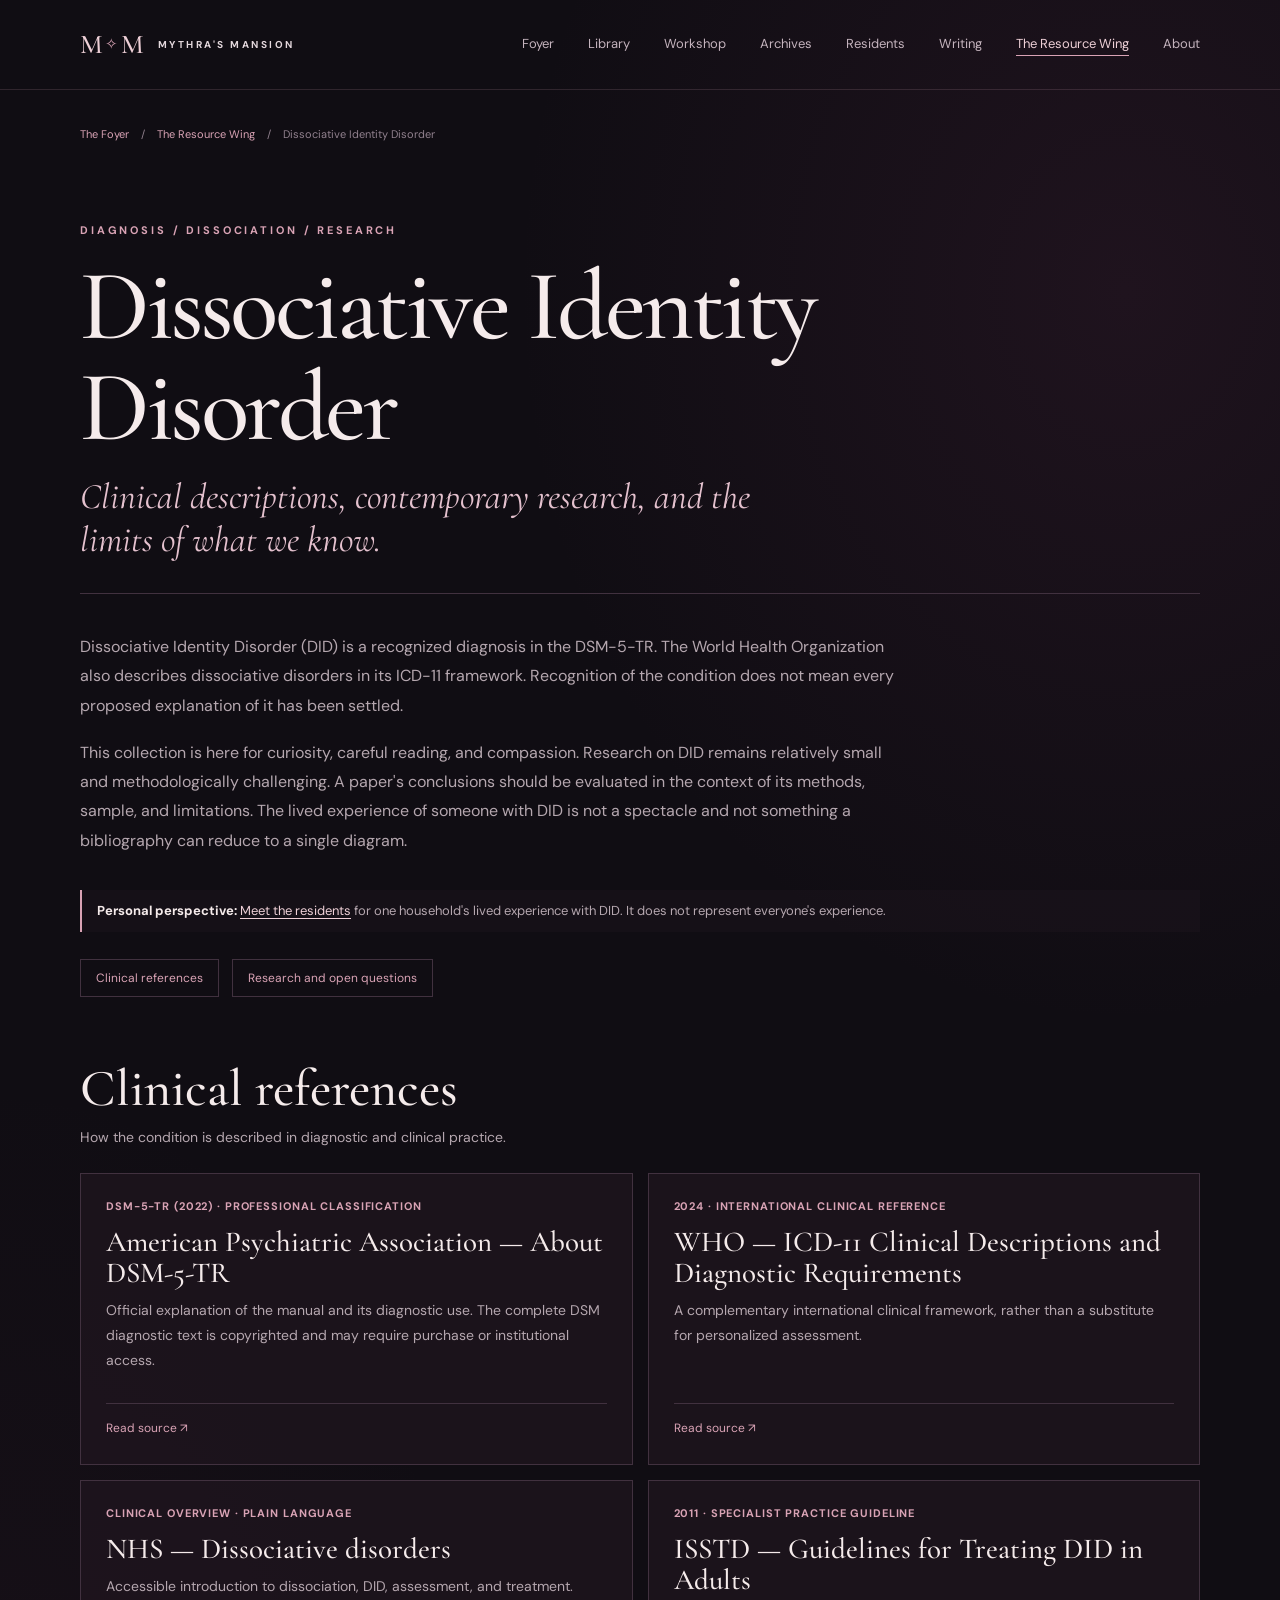
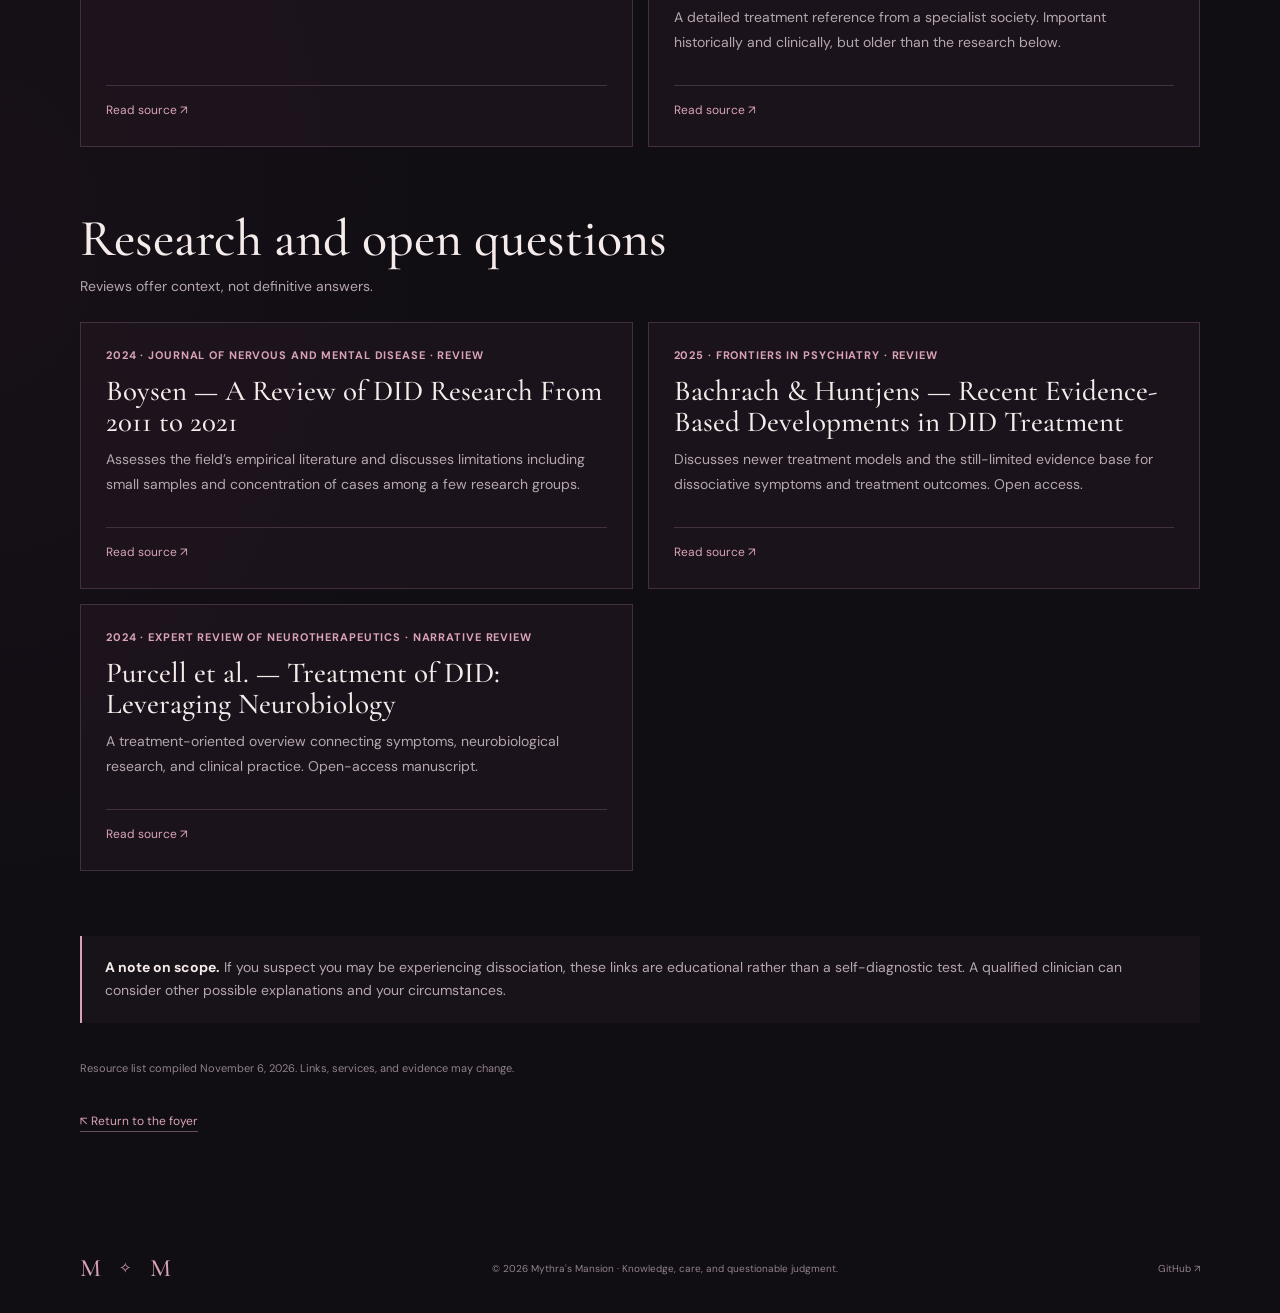
<file: resources/did/index.html>
<!doctype html>
<html lang="en">
<head>
  <meta charset="utf-8"><meta name="viewport" content="width=device-width, initial-scale=1">
  <meta name="theme-color" content="#100d13">
  <meta name="description" content="Clinical descriptions, contemporary research, and the limits of what we know.">
  <title>Dissociative Identity Disorder — Mythra's Mansion</title>
  <link rel="icon" href="../../favicon.svg" type="image/svg+xml">
  <link rel="preconnect" href="https://fonts.googleapis.com"><link rel="preconnect" href="https://fonts.gstatic.com" crossorigin>
  <link href="https://fonts.googleapis.com/css2?family=Cormorant+Garamond:ital,wght@0,400;0,500;0,600;1,400;1,500&family=DM+Sans:wght@400;500;600;700&display=swap" rel="stylesheet">
  <link rel="stylesheet" href="../../CSS/style.css"><link rel="stylesheet" href="../resources.css">
</head>
<body><a class="skip-link" href="#main">Skip to content</a>
  <header class="site-header"><div class="shell header-inner"><a class="brand" href="../../" aria-label="Mythra's Mansion home"><span class="brand-mark" aria-hidden="true">M<span class="brand-spark">✧</span>M</span><span class="brand-label">MYTHRA'S MANSION</span></a><nav class="main-nav" aria-label="Main navigation">
          <a href="../../">Foyer</a>
          <a href="../../library/">Library</a>
          <a href="../../workshop/">Workshop</a>
          <a href="../../archives/">Archives</a>
          <a href="../../residents/">Residents</a>
          <a href="../../writing/">Writing</a>
          <a href="../../resources/" aria-current="page">The Resource Wing</a>
          <a href="../../about/">About</a>
        </nav></div></header>
  <main id="main"><div class="shell resource-page"><div class="resource-breadcrumb"><a href="../../">The Foyer</a><span>/</span><a href="../../resources/">The Resource Wing</a> <span>/</span><span>Dissociative Identity Disorder</span></div>
  <header class="resource-hero"><p class="eyebrow">DIAGNOSIS / DISSOCIATION / RESEARCH</p><h1>Dissociative Identity Disorder</h1><p class="resource-deck">Clinical descriptions, contemporary research, and the limits of what we know.</p></header><div class="resource-intro"><p>Dissociative Identity Disorder (DID) is a recognized diagnosis in the DSM-5-TR. The World Health Organization also describes dissociative disorders in its ICD-11 framework. Recognition of the condition does not mean every proposed explanation of it has been settled.</p><p>This collection is here for curiosity, careful reading, and compassion. Research on DID remains relatively small and methodologically challenging. A paper&#x27;s conclusions should be evaluated in the context of its methods, sample, and limitations. The lived experience of someone with DID is not a spectacle and not something a bibliography can reduce to a single diagram.</p></div><p class="resource-related"><strong>Personal perspective:</strong> <a href="../../residents/">Meet the residents</a> for one household's lived experience with DID. It does not represent everyone's experience.</p><nav class="resource-actions" aria-label="On this page"><a class="resource-action" href="#section-1">Clinical references</a><a class="resource-action" href="#section-2">Research and open questions</a></nav><section class="resource-section" id="section-1"><h2>Clinical references</h2><p>How the condition is described in diagnostic and clinical practice.</p><div class="resource-list"><article class="resource-item"><p class="resource-kind">DSM-5-TR (2022) · Professional classification</p><h3>American Psychiatric Association — About DSM-5-TR</h3><p>Official explanation of the manual and its diagnostic use. The complete DSM diagnostic text is copyrighted and may require purchase or institutional access.</p><a href="https://www.psychiatry.org/psychiatrists/practice/dsm/about-dsm/" target="_blank" rel="noopener noreferrer" aria-label="Open American Psychiatric Association — About DSM-5-TR in a new tab">Read source ↗</a></article><article class="resource-item"><p class="resource-kind">2024 · International clinical reference</p><h3>WHO — ICD-11 Clinical Descriptions and Diagnostic Requirements</h3><p>A complementary international clinical framework, rather than a substitute for personalized assessment.</p><a href="https://www.who.int/publications/i/item/9789240077263/" target="_blank" rel="noopener noreferrer" aria-label="Open WHO — ICD-11 Clinical Descriptions and Diagnostic Requirements in a new tab">Read source ↗</a></article><article class="resource-item"><p class="resource-kind">Clinical overview · Plain language</p><h3>NHS — Dissociative disorders</h3><p>Accessible introduction to dissociation, DID, assessment, and treatment.</p><a href="https://www.nhs.uk/mental-health/conditions/dissociative-disorders/" target="_blank" rel="noopener noreferrer" aria-label="Open NHS — Dissociative disorders in a new tab">Read source ↗</a></article><article class="resource-item"><p class="resource-kind">2011 · Specialist practice guideline</p><h3>ISSTD — Guidelines for Treating DID in Adults</h3><p>A detailed treatment reference from a specialist society. Important historically and clinically, but older than the research below.</p><a href="https://www.isst-d.org/publications-resources/resources-for-professionals/adult-treatment-guidelines/" target="_blank" rel="noopener noreferrer" aria-label="Open ISSTD — Guidelines for Treating DID in Adults in a new tab">Read source ↗</a></article></div></section><section class="resource-section" id="section-2"><h2>Research and open questions</h2><p>Reviews offer context, not definitive answers.</p><div class="resource-list"><article class="resource-item"><p class="resource-kind">2024 · Journal of Nervous and Mental Disease · Review</p><h3>Boysen — A Review of DID Research From 2011 to 2021</h3><p>Assesses the field’s empirical literature and discusses limitations including small samples and concentration of cases among a few research groups.</p><a href="https://pubmed.ncbi.nlm.nih.gov/38412243/" target="_blank" rel="noopener noreferrer" aria-label="Open Boysen — A Review of DID Research From 2011 to 2021 in a new tab">Read source ↗</a></article><article class="resource-item"><p class="resource-kind">2025 · Frontiers in Psychiatry · Review</p><h3>Bachrach &amp; Huntjens — Recent Evidence-Based Developments in DID Treatment</h3><p>Discusses newer treatment models and the still-limited evidence base for dissociative symptoms and treatment outcomes. Open access.</p><a href="https://pmc.ncbi.nlm.nih.gov/articles/PMC12507822/" target="_blank" rel="noopener noreferrer" aria-label="Open Bachrach &amp; Huntjens — Recent Evidence-Based Developments in DID Treatment in a new tab">Read source ↗</a></article><article class="resource-item"><p class="resource-kind">2024 · Expert Review of Neurotherapeutics · Narrative review</p><h3>Purcell et al. — Treatment of DID: Leveraging Neurobiology</h3><p>A treatment-oriented overview connecting symptoms, neurobiological research, and clinical practice. Open-access manuscript.</p><a href="https://pmc.ncbi.nlm.nih.gov/articles/PMC10950423/" target="_blank" rel="noopener noreferrer" aria-label="Open Purcell et al. — Treatment of DID: Leveraging Neurobiology in a new tab">Read source ↗</a></article></div></section><aside class="resource-note"><strong>A note on scope.</strong> If you suspect you may be experiencing dissociation, these links are educational rather than a self-diagnostic test. A qualified clinician can consider other possible explanations and your circumstances.</aside>
  <p class="resource-date">Resource list compiled November 6, 2026. Links, services, and evidence may change.</p>
  <a class="resource-footer-link" href="../../">↖ Return to the foyer</a>
  </div></main><footer class="site-footer shell"><a class="brand footer-brand" href="../../">M<span class="brand-spark">✧</span>M</a><span>© 2026 Mythra's Mansion · Knowledge, care, and questionable judgment.</span><a href="https://github.com/MommyMythra" target="_blank" rel="noopener noreferrer">GitHub ↗</a></footer></body></html>
</file>
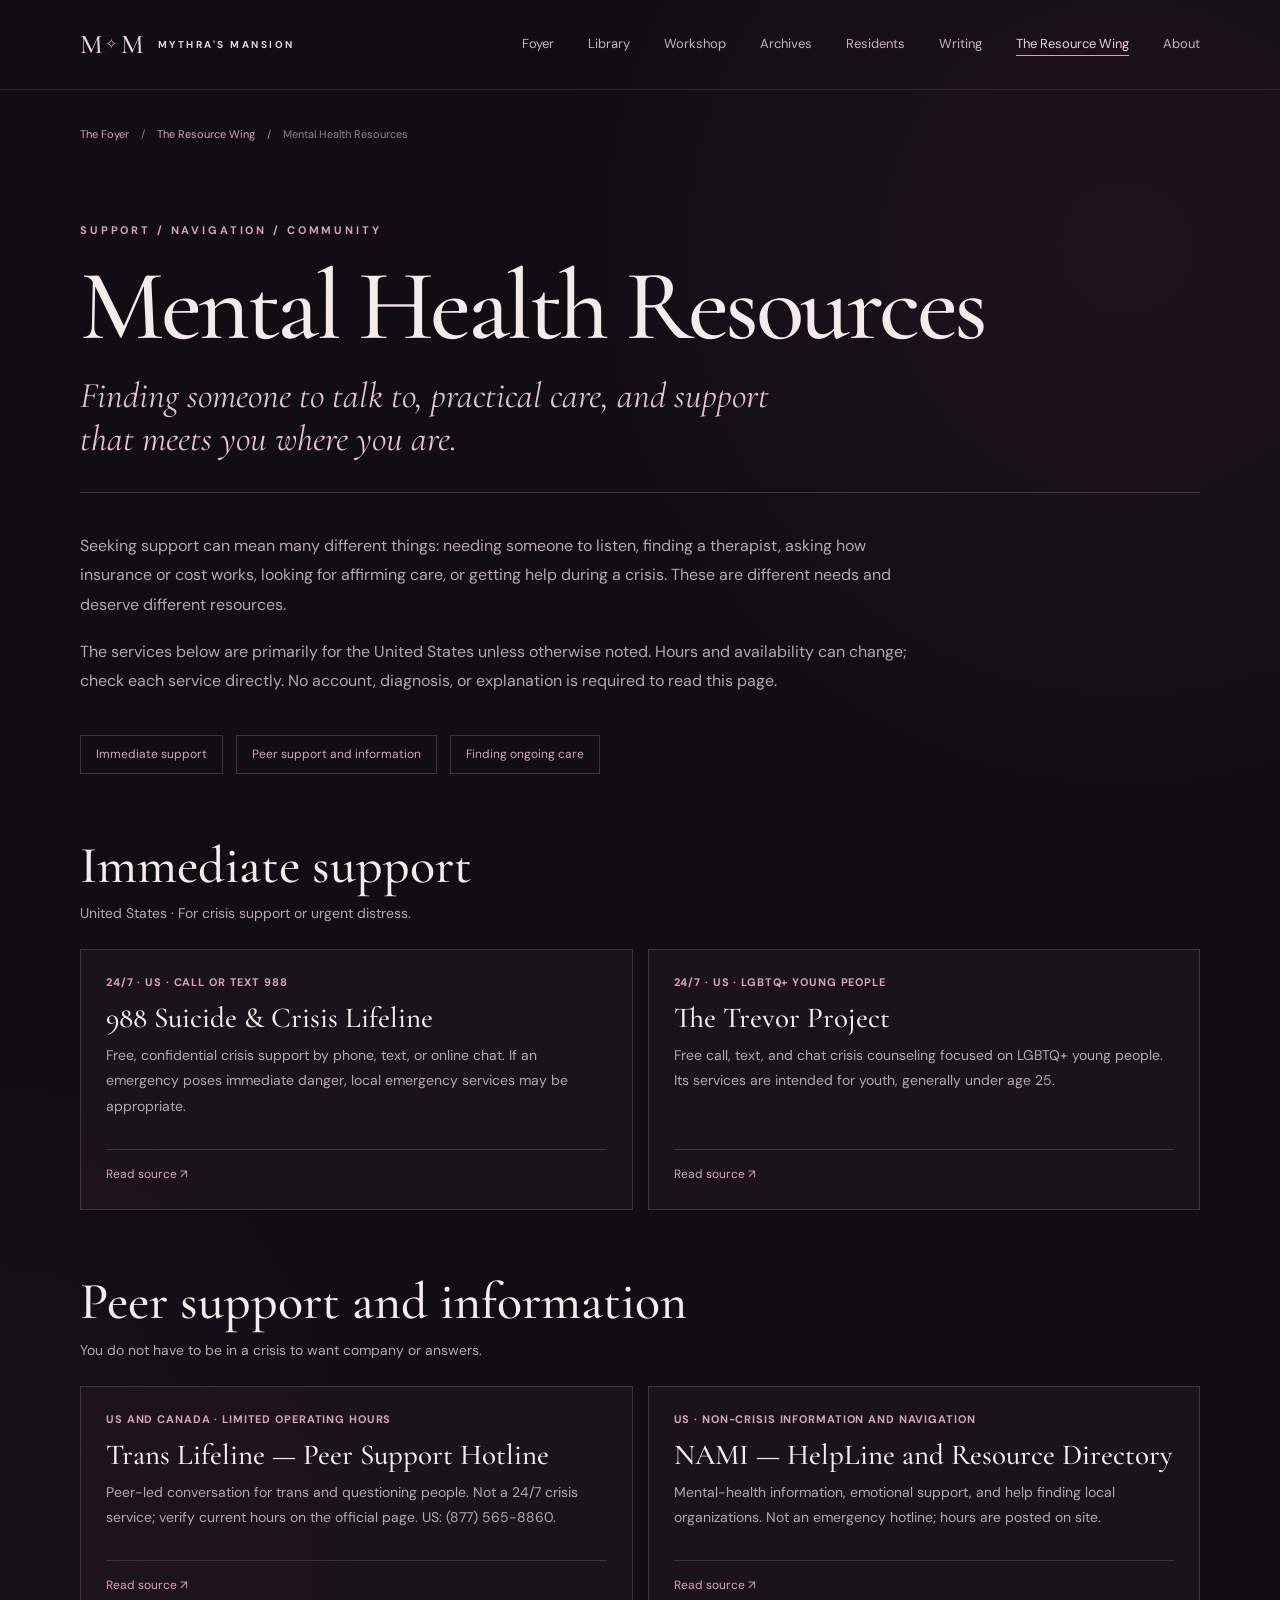
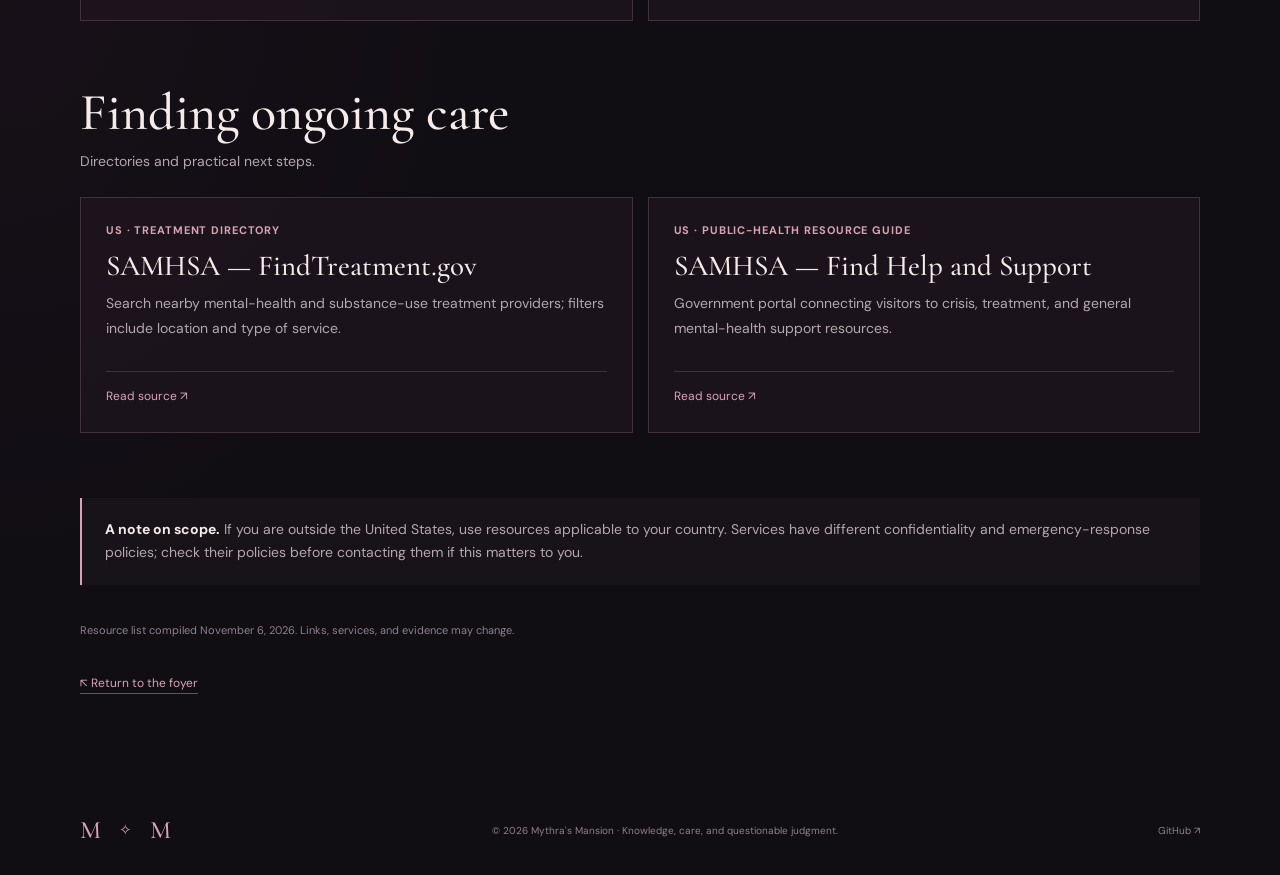
<file: resources/mental-health/index.html>
<!doctype html>
<html lang="en">
<head>
  <meta charset="utf-8"><meta name="viewport" content="width=device-width, initial-scale=1">
  <meta name="theme-color" content="#100d13">
  <meta name="description" content="Finding someone to talk to, practical care, and support that meets you where you are.">
  <title>Mental Health Resources — Mythra's Mansion</title>
  <link rel="icon" href="../../favicon.svg" type="image/svg+xml">
  <link rel="preconnect" href="https://fonts.googleapis.com"><link rel="preconnect" href="https://fonts.gstatic.com" crossorigin>
  <link href="https://fonts.googleapis.com/css2?family=Cormorant+Garamond:ital,wght@0,400;0,500;0,600;1,400;1,500&family=DM+Sans:wght@400;500;600;700&display=swap" rel="stylesheet">
  <link rel="stylesheet" href="../../CSS/style.css"><link rel="stylesheet" href="../resources.css">
</head>
<body><a class="skip-link" href="#main">Skip to content</a>
  <header class="site-header"><div class="shell header-inner"><a class="brand" href="../../" aria-label="Mythra's Mansion home"><span class="brand-mark" aria-hidden="true">M<span class="brand-spark">✧</span>M</span><span class="brand-label">MYTHRA'S MANSION</span></a><nav class="main-nav" aria-label="Main navigation">
          <a href="../../">Foyer</a>
          <a href="../../library/">Library</a>
          <a href="../../workshop/">Workshop</a>
          <a href="../../archives/">Archives</a>
          <a href="../../residents/">Residents</a>
          <a href="../../writing/">Writing</a>
          <a href="../../resources/" aria-current="page">The Resource Wing</a>
          <a href="../../about/">About</a>
        </nav></div></header>
  <main id="main"><div class="shell resource-page"><div class="resource-breadcrumb"><a href="../../">The Foyer</a><span>/</span><a href="../../resources/">The Resource Wing</a> <span>/</span><span>Mental Health Resources</span></div>
  <header class="resource-hero"><p class="eyebrow">SUPPORT / NAVIGATION / COMMUNITY</p><h1>Mental Health Resources</h1><p class="resource-deck">Finding someone to talk to, practical care, and support that meets you where you are.</p></header><div class="resource-intro"><p>Seeking support can mean many different things: needing someone to listen, finding a therapist, asking how insurance or cost works, looking for affirming care, or getting help during a crisis. These are different needs and deserve different resources.</p><p>The services below are primarily for the United States unless otherwise noted. Hours and availability can change; check each service directly. No account, diagnosis, or explanation is required to read this page.</p></div><nav class="resource-actions" aria-label="On this page"><a class="resource-action" href="#section-1">Immediate support</a><a class="resource-action" href="#section-2">Peer support and information</a><a class="resource-action" href="#section-3">Finding ongoing care</a></nav><section class="resource-section" id="section-1"><h2>Immediate support</h2><p>United States · For crisis support or urgent distress.</p><div class="resource-list"><article class="resource-item"><p class="resource-kind">24/7 · US · Call or text 988</p><h3>988 Suicide &amp; Crisis Lifeline</h3><p>Free, confidential crisis support by phone, text, or online chat. If an emergency poses immediate danger, local emergency services may be appropriate.</p><a href="https://988lifeline.org/" target="_blank" rel="noopener noreferrer" aria-label="Open 988 Suicide &amp; Crisis Lifeline in a new tab">Read source ↗</a></article><article class="resource-item"><p class="resource-kind">24/7 · US · LGBTQ+ young people</p><h3>The Trevor Project</h3><p>Free call, text, and chat crisis counseling focused on LGBTQ+ young people. Its services are intended for youth, generally under age 25.</p><a href="https://www.thetrevorproject.org/get-help/" target="_blank" rel="noopener noreferrer" aria-label="Open The Trevor Project in a new tab">Read source ↗</a></article></div></section><section class="resource-section" id="section-2"><h2>Peer support and information</h2><p>You do not have to be in a crisis to want company or answers.</p><div class="resource-list"><article class="resource-item"><p class="resource-kind">US and Canada · Limited operating hours</p><h3>Trans Lifeline — Peer Support Hotline</h3><p>Peer-led conversation for trans and questioning people. Not a 24/7 crisis service; verify current hours on the official page. US: (877) 565-8860.</p><a href="https://translifeline.org/hotline/" target="_blank" rel="noopener noreferrer" aria-label="Open Trans Lifeline — Peer Support Hotline in a new tab">Read source ↗</a></article><article class="resource-item"><p class="resource-kind">US · Non-crisis information and navigation</p><h3>NAMI — HelpLine and Resource Directory</h3><p>Mental-health information, emotional support, and help finding local organizations. Not an emergency hotline; hours are posted on site.</p><a href="https://www.nami.org/nami-helpline/" target="_blank" rel="noopener noreferrer" aria-label="Open NAMI — HelpLine and Resource Directory in a new tab">Read source ↗</a></article></div></section><section class="resource-section" id="section-3"><h2>Finding ongoing care</h2><p>Directories and practical next steps.</p><div class="resource-list"><article class="resource-item"><p class="resource-kind">US · Treatment directory</p><h3>SAMHSA — FindTreatment.gov</h3><p>Search nearby mental-health and substance-use treatment providers; filters include location and type of service.</p><a href="https://findtreatment.gov/" target="_blank" rel="noopener noreferrer" aria-label="Open SAMHSA — FindTreatment.gov in a new tab">Read source ↗</a></article><article class="resource-item"><p class="resource-kind">US · Public-health resource guide</p><h3>SAMHSA — Find Help and Support</h3><p>Government portal connecting visitors to crisis, treatment, and general mental-health support resources.</p><a href="https://www.samhsa.gov/find-help" target="_blank" rel="noopener noreferrer" aria-label="Open SAMHSA — Find Help and Support in a new tab">Read source ↗</a></article></div></section><aside class="resource-note"><strong>A note on scope.</strong> If you are outside the United States, use resources applicable to your country. Services have different confidentiality and emergency-response policies; check their policies before contacting them if this matters to you.</aside>
  <p class="resource-date">Resource list compiled November 6, 2026. Links, services, and evidence may change.</p>
  <a class="resource-footer-link" href="../../">↖ Return to the foyer</a>
  </div></main><footer class="site-footer shell"><a class="brand footer-brand" href="../../">M<span class="brand-spark">✧</span>M</a><span>© 2026 Mythra's Mansion · Knowledge, care, and questionable judgment.</span><a href="https://github.com/MommyMythra" target="_blank" rel="noopener noreferrer">GitHub ↗</a></footer></body></html>
</file>
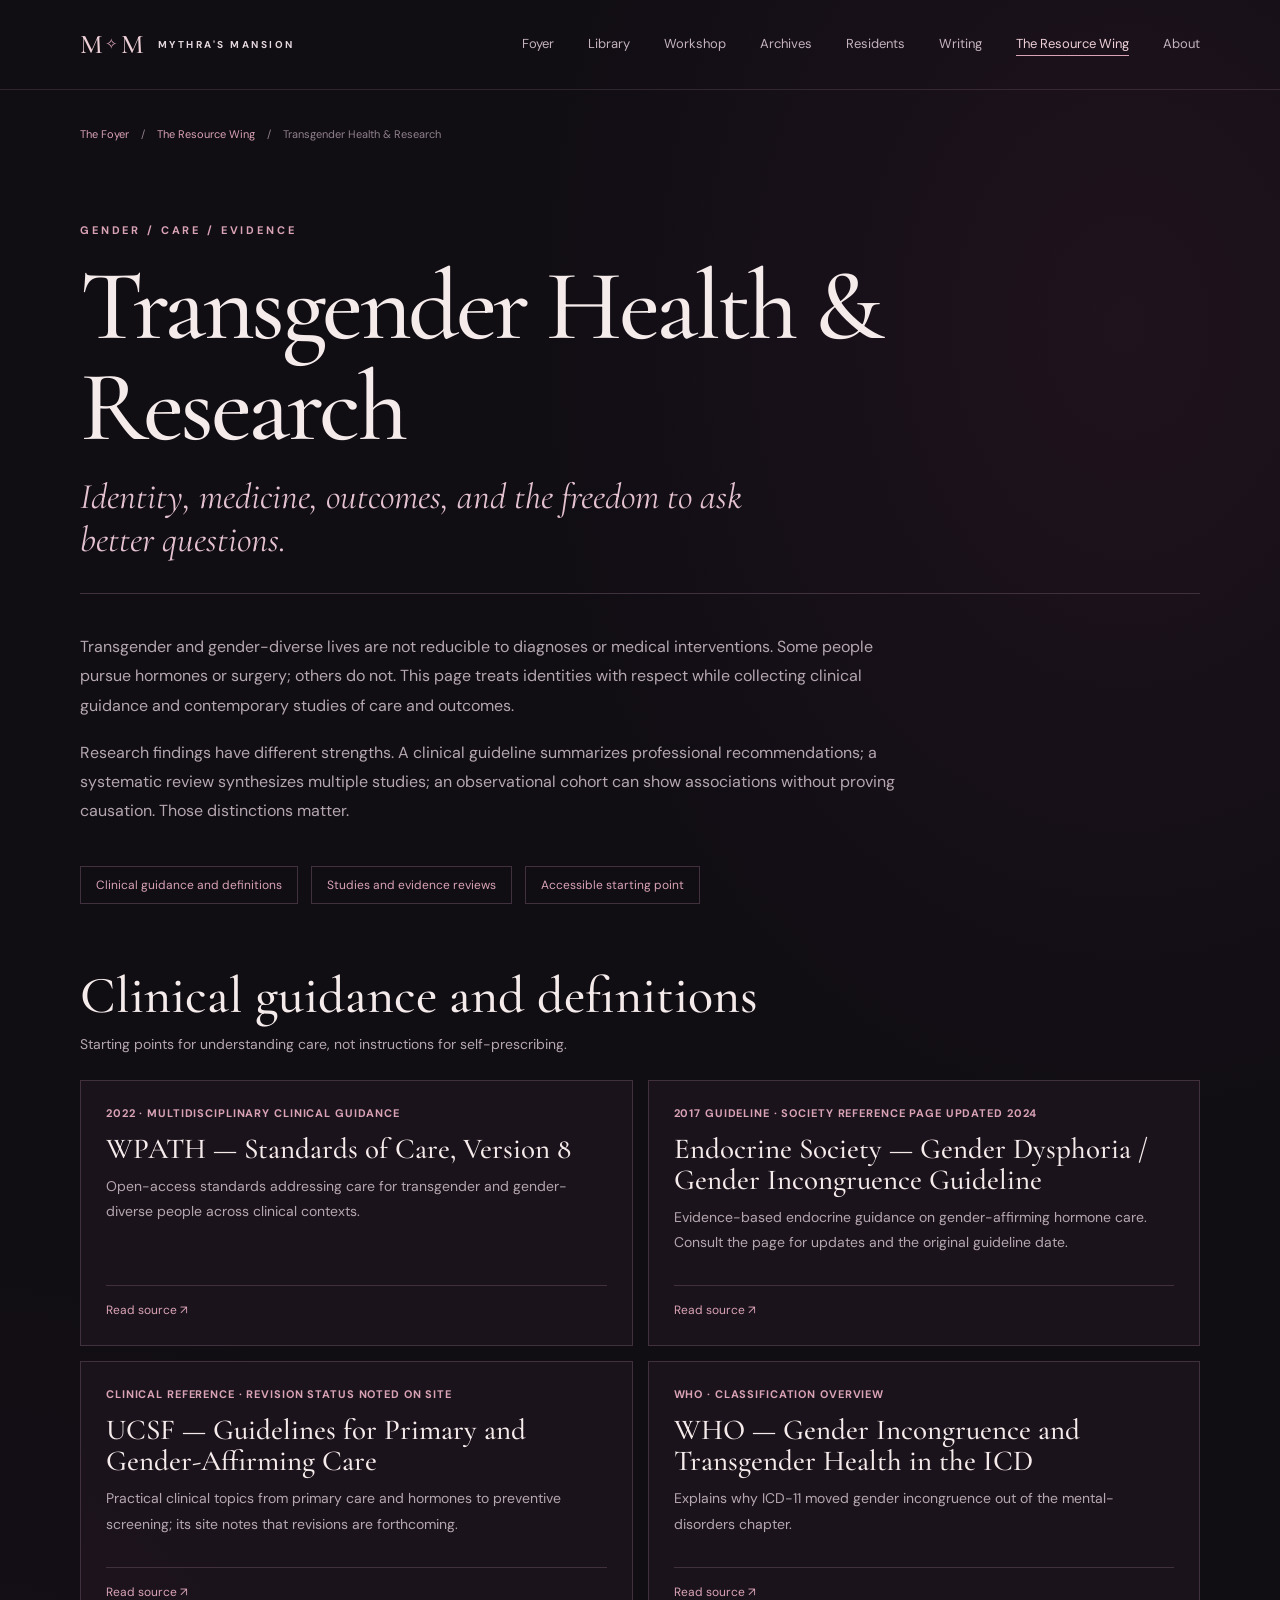
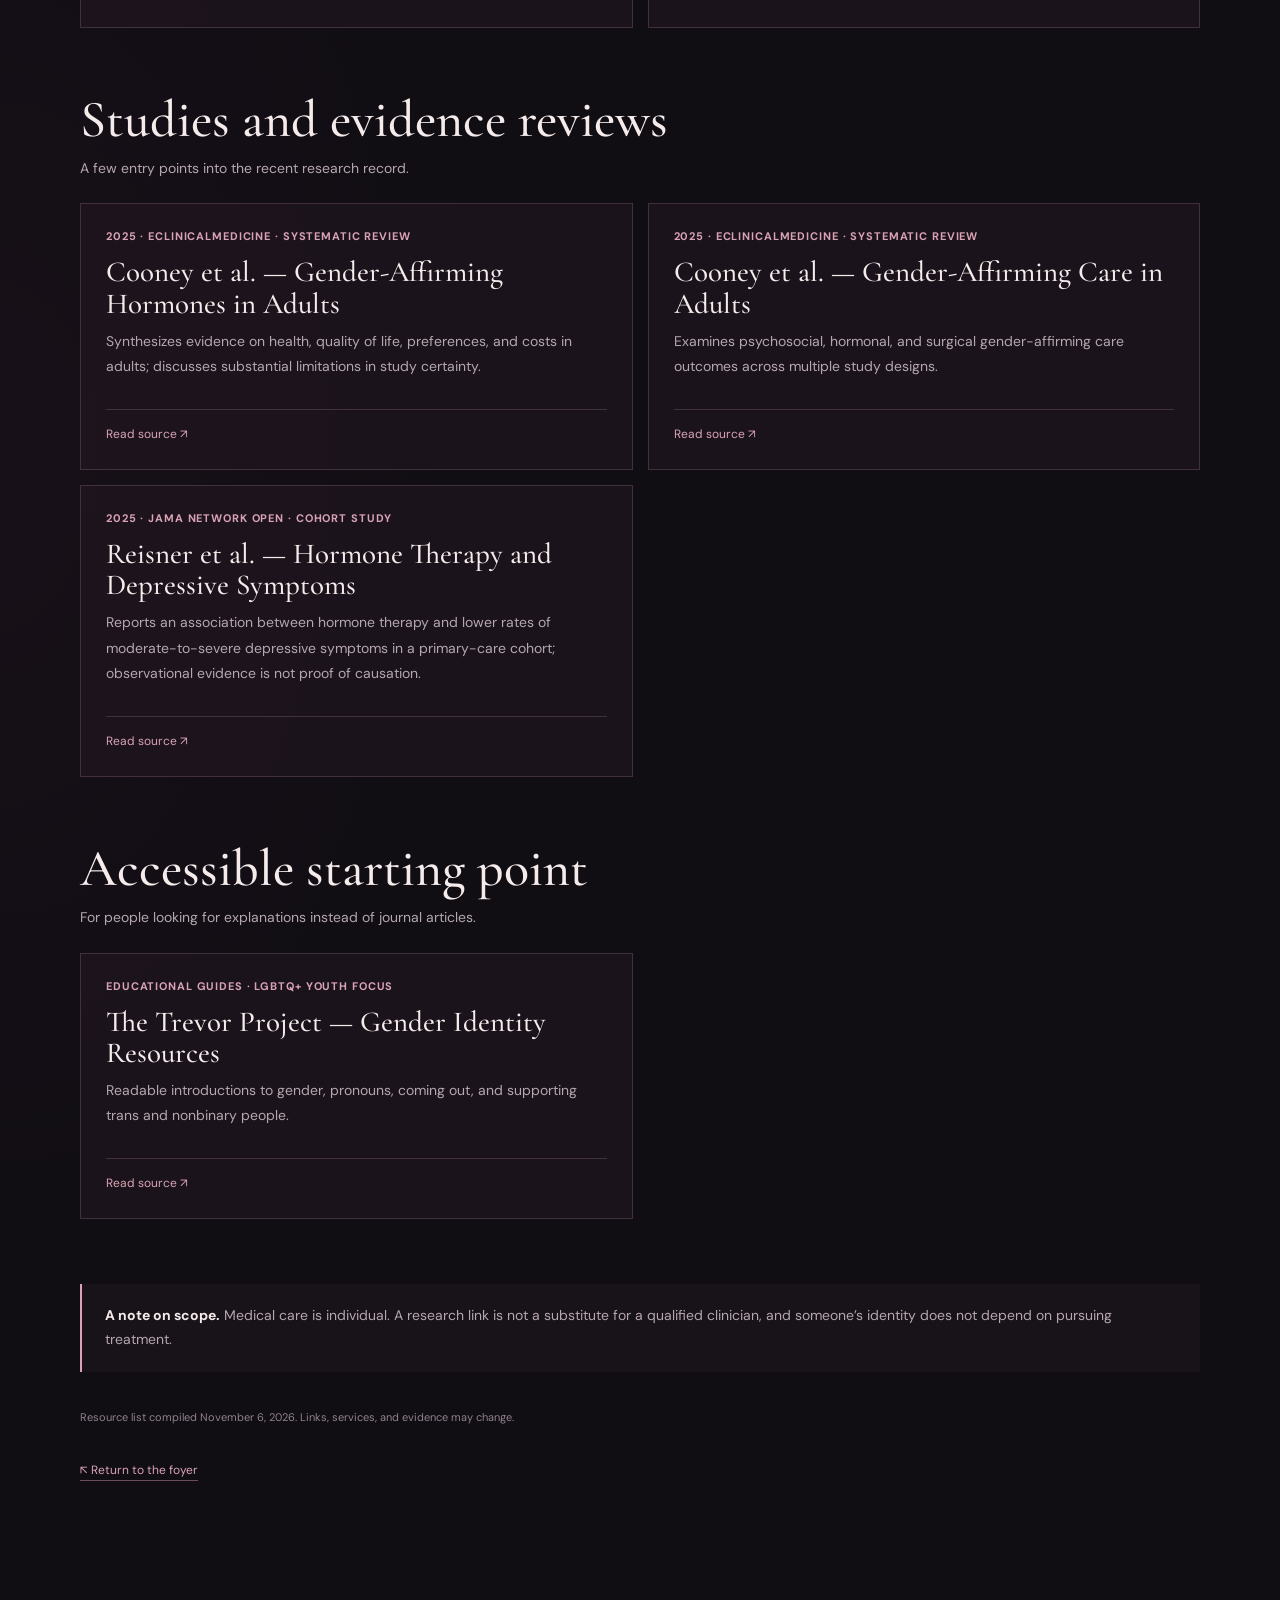
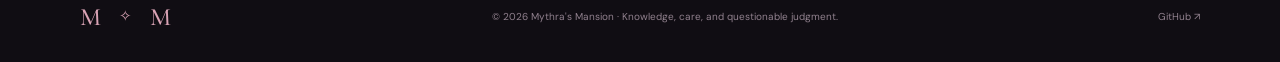
<file: resources/transgender/index.html>
<!doctype html>
<html lang="en">
<head>
  <meta charset="utf-8"><meta name="viewport" content="width=device-width, initial-scale=1">
  <meta name="theme-color" content="#100d13">
  <meta name="description" content="Identity, medicine, outcomes, and the freedom to ask better questions.">
  <title>Transgender Health &amp; Research — Mythra's Mansion</title>
  <link rel="icon" href="../../favicon.svg" type="image/svg+xml">
  <link rel="preconnect" href="https://fonts.googleapis.com"><link rel="preconnect" href="https://fonts.gstatic.com" crossorigin>
  <link href="https://fonts.googleapis.com/css2?family=Cormorant+Garamond:ital,wght@0,400;0,500;0,600;1,400;1,500&family=DM+Sans:wght@400;500;600;700&display=swap" rel="stylesheet">
  <link rel="stylesheet" href="../../CSS/style.css"><link rel="stylesheet" href="../resources.css">
</head>
<body><a class="skip-link" href="#main">Skip to content</a>
  <header class="site-header"><div class="shell header-inner"><a class="brand" href="../../" aria-label="Mythra's Mansion home"><span class="brand-mark" aria-hidden="true">M<span class="brand-spark">✧</span>M</span><span class="brand-label">MYTHRA'S MANSION</span></a><nav class="main-nav" aria-label="Main navigation">
          <a href="../../">Foyer</a>
          <a href="../../library/">Library</a>
          <a href="../../workshop/">Workshop</a>
          <a href="../../archives/">Archives</a>
          <a href="../../residents/">Residents</a>
          <a href="../../writing/">Writing</a>
          <a href="../../resources/" aria-current="page">The Resource Wing</a>
          <a href="../../about/">About</a>
        </nav></div></header>
  <main id="main"><div class="shell resource-page"><div class="resource-breadcrumb"><a href="../../">The Foyer</a><span>/</span><a href="../../resources/">The Resource Wing</a> <span>/</span><span>Transgender Health &amp; Research</span></div>
  <header class="resource-hero"><p class="eyebrow">GENDER / CARE / EVIDENCE</p><h1>Transgender Health &amp; Research</h1><p class="resource-deck">Identity, medicine, outcomes, and the freedom to ask better questions.</p></header><div class="resource-intro"><p>Transgender and gender-diverse lives are not reducible to diagnoses or medical interventions. Some people pursue hormones or surgery; others do not. This page treats identities with respect while collecting clinical guidance and contemporary studies of care and outcomes.</p><p>Research findings have different strengths. A clinical guideline summarizes professional recommendations; a systematic review synthesizes multiple studies; an observational cohort can show associations without proving causation. Those distinctions matter.</p></div><nav class="resource-actions" aria-label="On this page"><a class="resource-action" href="#section-1">Clinical guidance and definitions</a><a class="resource-action" href="#section-2">Studies and evidence reviews</a><a class="resource-action" href="#section-3">Accessible starting point</a></nav><section class="resource-section" id="section-1"><h2>Clinical guidance and definitions</h2><p>Starting points for understanding care, not instructions for self-prescribing.</p><div class="resource-list"><article class="resource-item"><p class="resource-kind">2022 · Multidisciplinary clinical guidance</p><h3>WPATH — Standards of Care, Version 8</h3><p>Open-access standards addressing care for transgender and gender-diverse people across clinical contexts.</p><a href="https://wpath.org/publications/soc8/" target="_blank" rel="noopener noreferrer" aria-label="Open WPATH — Standards of Care, Version 8 in a new tab">Read source ↗</a></article><article class="resource-item"><p class="resource-kind">2017 guideline · Society reference page updated 2024</p><h3>Endocrine Society — Gender Dysphoria / Gender Incongruence Guideline</h3><p>Evidence-based endocrine guidance on gender-affirming hormone care. Consult the page for updates and the original guideline date.</p><a href="https://www.endocrine.org/clinical-practice-guidelines/gender-dysphoria-gender-incongruence" target="_blank" rel="noopener noreferrer" aria-label="Open Endocrine Society — Gender Dysphoria / Gender Incongruence Guideline in a new tab">Read source ↗</a></article><article class="resource-item"><p class="resource-kind">Clinical reference · Revision status noted on site</p><h3>UCSF — Guidelines for Primary and Gender-Affirming Care</h3><p>Practical clinical topics from primary care and hormones to preventive screening; its site notes that revisions are forthcoming.</p><a href="https://transcare.ucsf.edu/guidelines" target="_blank" rel="noopener noreferrer" aria-label="Open UCSF — Guidelines for Primary and Gender-Affirming Care in a new tab">Read source ↗</a></article><article class="resource-item"><p class="resource-kind">WHO · Classification overview</p><h3>WHO — Gender Incongruence and Transgender Health in the ICD</h3><p>Explains why ICD-11 moved gender incongruence out of the mental-disorders chapter.</p><a href="https://www.who.int/standards/classifications/frequently-asked-questions/gender-incongruence-and-transgender-health-in-the-icd" target="_blank" rel="noopener noreferrer" aria-label="Open WHO — Gender Incongruence and Transgender Health in the ICD in a new tab">Read source ↗</a></article></div></section><section class="resource-section" id="section-2"><h2>Studies and evidence reviews</h2><p>A few entry points into the recent research record.</p><div class="resource-list"><article class="resource-item"><p class="resource-kind">2025 · EClinicalMedicine · Systematic review</p><h3>Cooney et al. — Gender-Affirming Hormones in Adults</h3><p>Synthesizes evidence on health, quality of life, preferences, and costs in adults; discusses substantial limitations in study certainty.</p><a href="https://pubmed.ncbi.nlm.nih.gov/40932850/" target="_blank" rel="noopener noreferrer" aria-label="Open Cooney et al. — Gender-Affirming Hormones in Adults in a new tab">Read source ↗</a></article><article class="resource-item"><p class="resource-kind">2025 · EClinicalMedicine · Systematic review</p><h3>Cooney et al. — Gender-Affirming Care in Adults</h3><p>Examines psychosocial, hormonal, and surgical gender-affirming care outcomes across multiple study designs.</p><a href="https://pubmed.ncbi.nlm.nih.gov/41181836/" target="_blank" rel="noopener noreferrer" aria-label="Open Cooney et al. — Gender-Affirming Care in Adults in a new tab">Read source ↗</a></article><article class="resource-item"><p class="resource-kind">2025 · JAMA Network Open · Cohort study</p><h3>Reisner et al. — Hormone Therapy and Depressive Symptoms</h3><p>Reports an association between hormone therapy and lower rates of moderate-to-severe depressive symptoms in a primary-care cohort; observational evidence is not proof of causation.</p><a href="https://jamanetwork.com/journals/jamanetworkopen/fullarticle/2831643" target="_blank" rel="noopener noreferrer" aria-label="Open Reisner et al. — Hormone Therapy and Depressive Symptoms in a new tab">Read source ↗</a></article></div></section><section class="resource-section" id="section-3"><h2>Accessible starting point</h2><p>For people looking for explanations instead of journal articles.</p><div class="resource-list"><article class="resource-item"><p class="resource-kind">Educational guides · LGBTQ+ youth focus</p><h3>The Trevor Project — Gender Identity Resources</h3><p>Readable introductions to gender, pronouns, coming out, and supporting trans and nonbinary people.</p><a href="https://www.thetrevorproject.org/resources/" target="_blank" rel="noopener noreferrer" aria-label="Open The Trevor Project — Gender Identity Resources in a new tab">Read source ↗</a></article></div></section><aside class="resource-note"><strong>A note on scope.</strong> Medical care is individual. A research link is not a substitute for a qualified clinician, and someone’s identity does not depend on pursuing treatment.</aside>
  <p class="resource-date">Resource list compiled November 6, 2026. Links, services, and evidence may change.</p>
  <a class="resource-footer-link" href="../../">↖ Return to the foyer</a>
  </div></main><footer class="site-footer shell"><a class="brand footer-brand" href="../../">M<span class="brand-spark">✧</span>M</a><span>© 2026 Mythra's Mansion · Knowledge, care, and questionable judgment.</span><a href="https://github.com/MommyMythra" target="_blank" rel="noopener noreferrer">GitHub ↗</a></footer></body></html>
</file>
<file: CSS/style.css>
:root {
  color-scheme: dark;
  --bg: #100d13;
  --bg-raised: #181219;
  --panel: #20171f;
  --panel-hover: #281b27;
  --ink: #f5ebeb;
  --muted: #b5a7af;
  --dim: #91818e;
  --rose: #d9a3b5;
  --rose-light: #eed0d7;
  --edge: #41313f;
  --max: 1120px;
  --sans: "DM Sans", -apple-system, BlinkMacSystemFont, "Segoe UI", sans-serif;
  --serif: "Cormorant Garamond", Georgia, "Times New Roman", serif;
}
* { box-sizing: border-box; }
html { scroll-behavior: smooth; }
body {
  margin: 0;
  min-width: 320px;
  background: radial-gradient(ellipse 72% 38% at 88% 10%, rgba(96, 45, 77, .19), transparent 66%),
              radial-gradient(ellipse 50% 34% at 0% 63%, rgba(102, 48, 75, .09), transparent 76%),
              var(--bg);
  color: var(--ink);
  font: 400 15px/1.7 var(--sans);
  -webkit-font-smoothing: antialiased;
}
a { color: inherit; text-decoration: none; }
a:focus-visible { outline: 2px solid var(--rose-light); outline-offset: 6px; border-radius: 2px; }
::selection { background: #a86c89; color: #fff; }
.shell { width: min(var(--max), calc(100% - 92px)); margin-inline: auto; }
.skip-link { position: absolute; top: -80px; left: 1rem; z-index: 100; background: var(--rose-light); color: var(--bg); padding: .5rem 1rem; }
.skip-link:focus { top: 1rem; }
.site-header { border-bottom: 1px solid rgba(224,174,195,.15); }
.header-inner { display: flex; align-items: center; justify-content: space-between; min-height: 89px; gap: 28px; }
.brand { display: inline-flex; align-items: center; gap: 15px; }
.brand-mark { color: var(--rose-light); font: 500 27px/1 var(--serif); letter-spacing: -.025em; white-space: nowrap; }
.brand-spark { font: 400 15px/1 var(--serif); padding-inline: 3px; color: var(--rose); vertical-align: 4px; }
.brand-label { font-size: 10px; letter-spacing: .25em; font-weight: 700; color: #e4d8dd; }
.main-nav { display: flex; align-items: center; gap: clamp(15px,3vw,34px); }
.main-nav a { color: #c4b3bd; font-size: 12px; transition: color .2s ease; }
.main-nav a:hover, .quiet-link:hover { color: var(--rose-light); }
.hero { min-height: 600px; display: grid; grid-template-columns: 1.15fr .85fr; align-items: center; gap: 45px; padding-block: 100px 94px; }
.hero-copy { position: relative; z-index: 1; }
.eyebrow { margin: 0 0 18px; color: var(--rose); font-size: 10px; font-weight: 700; line-height: 1.5; letter-spacing: .26em; text-transform: uppercase; }
.eyebrow-rule { display: inline-block; width: 28px; height: 1px; margin-right: 12px; vertical-align: middle; background: var(--rose); }
h1, h2, h3, p { margin-top: 0; }
h1, h2, h3 { font-family: var(--serif); font-weight: 500; }
h1 { font-size: clamp(80px, 10vw, 132px); letter-spacing: -.05em; line-height: .82; margin-bottom: 32px; max-width: 620px; }
h1 em, h2 em { color: var(--rose); font-weight: 400; }
h1 em { display: block; padding-top: .08em; }
.hero-tagline { color: #f0d2dc; font: italic 400 clamp(23px,2.75vw,32px)/1.27 var(--serif); margin-bottom: 20px; }
.hero-text { color: var(--muted); font-size: 14px; max-width: 400px; margin-bottom: 29px; }
.hero-actions { display: flex; flex-wrap: wrap; align-items: center; gap: 24px; }
.button { display: inline-flex; align-items: center; justify-content: center; gap: 18px; min-height: 44px; padding: 10px 20px; border: 1px solid var(--rose); font-size: 12px; letter-spacing: .035em; transition: background .2s, color .2s, transform .2s; }
.button-primary { background: var(--rose); color: #170f15; font-weight: 700; }
.button-primary:hover { background: var(--rose-light); border-color: var(--rose-light); transform: translateY(-2px); }
.quiet-link { display: inline-flex; gap: 14px; color: var(--rose); border-bottom: 1px solid rgba(217,163,181,.42); padding-bottom: 3px; font-size: 12px; transition: color .2s; }
.hero-art { display: flex; justify-content: center; align-items: center; min-height: 420px; }
.art-frame { position: relative; width: min(100%,330px); aspect-ratio: .82; border: 1px solid rgba(218,160,181,.25); background: linear-gradient(145deg, rgba(90,48,70,.22), rgba(15,11,17,.58) 55%, rgba(83,45,70,.14)); box-shadow: 0 28px 65px rgba(0,0,0,.17), inset 0 0 0 10px rgba(16,12,17,.45); display: grid; place-items: center; }
.art-frame::before, .art-frame::after { content: ""; position: absolute; width: 35px; height: 35px; border-color: var(--rose); opacity: .56; }
.art-frame::before { top: -6px; left: -6px; border-left: 1px solid; border-top: 1px solid; }
.art-frame::after { right: -6px; bottom: -6px; border-right: 1px solid; border-bottom: 1px solid; }
.art-arch { width: 69%; height: 75%; border: 1px solid #66485a; border-radius: 49% 49% 0 0; display: flex; flex-direction: column; align-items: center; justify-content: center; position: relative; background: radial-gradient(ellipse at 50% 45%, rgba(170,85,124,.17), transparent 60%); }
.art-arch::before { content: ""; position: absolute; inset: 12px; border: 1px solid rgba(206,147,170,.25); border-radius: 49% 49% 0 0; }
.art-letter { font: italic 400 clamp(125px,17vw,195px)/1 var(--serif); color: #d8adbe; text-shadow: 0 0 45px rgba(190,105,140,.15); transform: translateY(6px); }
.art-flourish { color: var(--rose); font: 400 18px var(--serif); }
.art-flourish.top { position: absolute; top: 48px; }
.art-flourish.bottom { position: absolute; bottom: 18px; font-size: 27px; }
.art-note { position: absolute; bottom: 10px; right: 14px; font-size: 8px; letter-spacing: .22em; color: #9d8293; }
.thin-rule { height: 1px; background: var(--edge); display: flex; align-items: center; justify-content: center; }
.thin-rule span { background: var(--bg); color: var(--rose); padding-inline: 20px; font-size: 23px; }
.section { padding-block: 99px; scroll-margin-top: 30px; }
.section-intro { display: flex; align-items: end; justify-content: space-between; gap: 25px; margin-bottom: 37px; }
.section-intro h2, .lower-heading h2, .about-grid h2 { margin: 0; font-size: clamp(46px,5.5vw,66px); letter-spacing: -.035em; line-height: 1; }
.section-intro > p { max-width: 320px; margin: 0 0 5px; color: var(--muted); font-size: 13px; }
.rooms-grid { display: grid; grid-template-columns: repeat(3, minmax(0,1fr)); gap: 14px; }
.room { min-height: 238px; position: relative; border: 1px solid var(--edge); background: rgba(33,23,32,.65); padding: 27px 29px 24px; transition: border-color .22s, background .22s, transform .22s; }
.room:hover { border-color: #8f617d; background: var(--panel-hover); transform: translateY(-3px); }
.room-number { color: #af91a1; font-size: 10px; font-weight: 700; letter-spacing: .2em; }
.room-symbol { position: absolute; top: 21px; right: 26px; color: #c7a4b4; font: 27px var(--serif); }
.room h3 { font-size: 36px; margin: 24px 0 7px; line-height: 1; }
.room p { color: var(--muted); font-size: 12px; max-width: 340px; margin-bottom: 0; }
.room-arrow { position: absolute; right: 23px; bottom: 18px; color: var(--rose); font-size: 19px; }
.section-work { background: linear-gradient(180deg,rgba(49,29,43,.55),rgba(26,18,29,.67)); border-block: 1px solid rgba(236,174,201,.1); }
.projects { display: grid; grid-template-columns: repeat(3,minmax(0,1fr)); gap: 15px; }
.project { display: flex; flex-direction: column; min-height: 285px; border-top: 1px solid #895f75; background: rgba(22,16,23,.65); padding: 24px 22px 21px; }
.project-meta { display: flex; justify-content: space-between; color: var(--rose); font-size: 9px; letter-spacing: .09em; font-weight: 700; }
.project h3 { margin: 39px 0 10px; font-size: 32px; line-height: 1.02; }
.project p { color: var(--muted); font-size: 12px; flex: 1; }
.project-bottom { color: var(--rose); border-top: 1px solid var(--edge); padding-top: 14px; font-size: 11px; display: flex; justify-content: space-between; }
.project-link:hover { color: var(--rose-light); }
.lower-sections { display: grid; grid-template-columns: .85fr 1.15fr; gap: 75px; align-items: start; }
.archive-list { border-top: 1px solid var(--edge); }
.archive-list > a, .archive-list > .archive-future { display: grid; grid-template-columns: 1fr auto; gap: 0 16px; padding: 21px 3px; border-bottom: 1px solid var(--edge); align-items: center; }
.archive-list > a:hover > span:first-child { color: var(--rose); }
.archive-list span:first-child { color: var(--ink); font-size: 14px; font-weight: 500; transition: color .2s; }
.archive-list small { grid-column: 1; color: var(--dim); font-size: 11px; }
.archive-list span:last-child { grid-column: 2; grid-row: 1/3; color: var(--rose); }
.about-wrap { padding-block: 106px; background: radial-gradient(ellipse 55% 100% at 0% 100%,rgba(87,43,68,.25),transparent 90%), #1b131c; border-top: 1px solid rgba(230,165,188,.11); }
.about-grid { display: grid; grid-template-columns: 1.05fr .95fr; gap: 90px; }
.about-grid h2 { max-width: 470px; }
.about-copy p { color: #c7b8c1; font-size: 14px; margin-bottom: 16px; }
.about-copy strong { color: var(--ink); font-weight: 600; }
.about-copy .about-signoff { font: italic 400 27px var(--serif); color: var(--rose); margin-block: 26px 12px; }
.site-footer { display: flex; align-items: center; justify-content: space-between; gap: 20px; padding-block: 30px; }
.footer-brand { font: 500 25px var(--serif); color: var(--rose); }
.site-footer > span, .site-footer > a:last-child { font-size: 10px; color: var(--dim); }
.site-footer > a:last-child:hover { color: var(--rose-light); }
@media (max-width: 850px) {
  .shell { width: min(var(--max),calc(100% - 50px)); }
  .hero { grid-template-columns: 1fr; gap: 20px; padding-block: 82px 65px; }
  .hero-art { min-height: 310px; }
  .art-frame { width: 220px; }
  .art-letter { font-size: 135px; }
  .art-flourish.top { top: 27px; }
  .section-intro { align-items: start; flex-direction: column; }
  .rooms-grid { grid-template-columns: repeat(2, minmax(0,1fr)); }
  .projects { grid-template-columns: 1fr; }
  .project { min-height: 230px; }
  .project h3 { margin-top: 25px; }
  .lower-sections,.about-grid { grid-template-columns: 1fr; gap: 35px; }
}
@media (max-width: 540px) {
  .shell { width: calc(100% - 36px); }
  .header-inner { padding-block: 22px; flex-wrap: wrap; gap: 17px; }
  .main-nav { width: 100%; justify-content: space-between; }
  .hero { padding-block: 63px 56px; }
  h1 { font-size: clamp(70px,17vw,108px); }
  .hero-art { min-height: 270px; }
  .hero-tagline { font-size: 26px; }
  .desktop-break { display: none; }
  .section { padding-block: 73px; }
  .rooms-grid { grid-template-columns: 1fr; }
  .room { min-height: 205px; }
  .about-wrap { padding-block: 76px; }
  .site-footer { flex-wrap: wrap; }
  .site-footer > span { order: 3; width: 100%; }
}
@media (prefers-reduced-motion: reduce) {
  html { scroll-behavior: auto; }
  *, *::before, *::after { transition-duration: .01ms !important; animation-duration: .01ms !important; }
}

/* Renovation: shared site-wide navigation and room pages. */
.main-nav { flex-wrap: wrap; row-gap: .4rem; }
.main-nav a[aria-current="page"] { color: var(--rose-light); border-bottom: 1px solid var(--rose); }
.room-page { padding-top: 35px; padding-bottom: 95px; min-height: 70vh; }
.breadcrumb { display: flex; flex-wrap: wrap; align-items: center; gap: 12px; font-size: 11px; color: var(--dim); }
.breadcrumb a:hover { color: var(--rose); }
.page-hero { padding-block: 85px 58px; max-width: 850px; }
.page-hero h1 { font-size: clamp(64px, 9vw, 112px); line-height: 1.05; letter-spacing: -.04em; max-width: none; margin-bottom: 22px; }
.page-dot { color: var(--rose); }
.page-subtitle { font: italic 400 clamp(23px, 3vw, 34px)/1.2 var(--serif); color: #e3bfce; margin-bottom: 0; }
.page-rule { width: 100%; }
.intro-text { max-width: 670px; padding-block: 48px 24px; }
.intro-text p { font-size: 15px; color: var(--muted); margin-bottom: 18px; }
.intro-text strong { color: var(--ink); font-weight: 600; }
.entry-list { display: grid; grid-template-columns: repeat(2,minmax(0,1fr)); gap: 16px; margin-top: 18px; }
.entry { display: flex; flex-direction: column; background: rgba(33,23,32,.72); border: 1px solid var(--edge); min-height: 255px; padding: 28px; }
.entry-top { display: flex; justify-content: space-between; gap: 14px; color: var(--rose); font-size: 9px; font-weight: 700; letter-spacing: .12em; }
.entry h2 { font-size: clamp(30px, 3.4vw, 41px); margin: 38px 0 11px; line-height: 1; }
.entry p { font-size: 13px; color: var(--muted); max-width: 530px; flex: 1; }
.entry-note, .entry-link { display: block; border-top: 1px solid var(--edge); padding-top: 13px; color: var(--rose); font-size: 11px; }
.entry-link:hover { color: var(--rose-light); }
.two-column { display: grid; grid-template-columns: repeat(2,minmax(0,1fr)); gap: 42px; margin-top: 28px; }
.subsection h2 { font-size: 42px; line-height: 1; margin-bottom: 24px; }
.link-list { list-style: none; padding: 0; margin: 0; border-top: 1px solid var(--edge); }
.link-list li { border-bottom: 1px solid var(--edge); }
.link-list a { padding-block: 18px; display: flex; justify-content: space-between; gap: 10px; align-items: center; font-size: 13px; }
.link-list a:hover { color: var(--rose); }
.link-list a > span:last-child { color: var(--rose); }
.link-list small { display: block; color: var(--dim); font-size: 11px; }
.archive-note { padding: 22px; background: rgba(33,23,32,.65); border: 1px solid var(--edge); }
.archive-note h3 { font-size: 30px; margin-bottom: 12px; }
.archive-note p { color: var(--muted); font-size: 13px; }
.archive-note > span { color: var(--rose); font-size: 11px; }
.empty-room { border: 1px solid var(--edge); background: radial-gradient(ellipse at top,rgba(102,48,75,.16),transparent 80%),var(--bg-raised); min-height: 330px; padding: 70px 25px; text-align: center; }
.room-emblem { color: var(--rose); font: 38px var(--serif); }
.empty-room h2 { font-size: clamp(32px,5vw,48px); margin: 18px 0 9px; }
.empty-room p { color: var(--muted); font-size: 13px; max-width: 460px; margin-inline: auto; }
.prose { max-width: 670px; }
.about-signoff { font: italic 400 32px var(--serif) !important; color: var(--rose) !important; }
.button-outline { color: var(--rose-light); background: transparent; }
.button-outline:hover { color: #100d13; background: var(--rose-light); }
.return-link { margin-top: 56px; }
@media (max-width: 980px) {
  .header-inner { gap: 15px; flex-wrap: wrap; }
  .main-nav { justify-content: flex-start; }
}
@media (max-width: 850px) {
  .page-hero { padding-block: 65px 45px; }
  .entry-list, .two-column { grid-template-columns: 1fr; }
}
@media (max-width: 600px) {
  .rooms-grid { grid-template-columns: 1fr; }
  .room-page { padding-top: 25px; padding-bottom: 65px; }
  .main-nav { gap: 12px 16px; }
  .entry { min-height: 220px; padding: 21px; }
  .entry h2 { margin-top: 23px; }
  .empty-room { padding: 52px 20px; }
}

/* Project inventory: keep the six classifications legible without changing the mansion's visual language. */
.collection { margin-top: 58px; }
.collection + .collection { margin-top: 80px; }
.collection-heading { border-bottom: 1px solid var(--edge); padding-bottom: 19px; margin-bottom: 24px; }
.collection-heading h2 { font-size: clamp(35px, 4vw, 52px); line-height: 1.02; margin: 0; }
.collection-heading .eyebrow { margin-bottom: 10px; }
.entry h3 { font: 500 clamp(29px, 3.2vw, 39px)/1.05 var(--serif); margin: 35px 0 12px; }
.entry .entry-link { overflow-wrap: anywhere; }
.entry .entry-top span:last-child { text-align: right; }
@media (max-width: 600px) {
  .collection + .collection { margin-top: 56px; }
  .entry h3 { margin-top: 21px; }
}

/* Subtle site-wide readability adjustments */
body {
    font-size: 16px;
}

.main-nav a {
    font-size: 13px;
}

.room p,
.project p,
.entry p,
.archive-note p {
    font-size: 14px;
}

.intro-text p,
.about-copy p {
    font-size: 16px;
}

.room-number,
.entry-top,
.project-meta,
.eyebrow {
    font-size: 11px;
}
</file>
<file: residents/residents.css>
/* Residents-only styles. The existing Mansion stylesheet handles the rest. */
    .residents-intro { max-width: 800px; padding-bottom: 27px; }
    .residents-intro p { line-height: 1.85; }
    .residents-intro strong { color: var(--rose-light, #eed0d7); }
    .residents-welcome {
      font: italic 400 clamp(24px, 3vw, 33px)/1.2 var(--serif, Georgia, serif);
      color: var(--rose, #d9a3b5) !important;
      margin-top: 28px;
    }
    .household-heading { margin: 30px 0 31px; }
    .household-heading h2 {
      margin: 0 0 9px;
      font: 500 clamp(42px, 5vw, 61px)/1 var(--serif, Georgia, serif);
    }
    .household-heading h2 em { color: var(--rose, #d9a3b5); font-weight: 400; }
    .household-heading > p:last-child {
      color: var(--muted, #b5a7af); max-width: 580px; font-size: 13px;
    }
    .residents-grid {
      display: grid;
      grid-template-columns: repeat(2, minmax(0, 1fr));
      gap: 18px;
    }
    .resident-card {
      position: relative;
      min-width: 0;
      display: flex;
      flex-direction: column;
      border: 1px solid var(--edge, #41313f);
      border-top: 2px solid #895f75;
      background: linear-gradient(145deg, rgba(56, 34, 52, .64), rgba(31, 23, 33, .83) 57%);
      padding: clamp(23px, 3vw, 33px);
    }
    .resident-topline {
      display: flex;
      justify-content: space-between;
      align-items: flex-start;
      gap: 16px;
      margin-bottom: 25px;
      color: var(--rose, #d9a3b5);
      font-size: 10px;
      font-weight: 700;
      letter-spacing: .16em;
      text-transform: uppercase;
    }
    .resident-sigil {
      font: 400 29px/1 var(--serif, Georgia, serif);
      color: var(--rose-light, #eed0d7);
      opacity: .8;
    }
    .resident-card h3 {
      margin: 0 0 5px;
      font: 500 clamp(37px, 4vw, 52px)/.96 var(--serif, Georgia, serif);
      letter-spacing: -.02em;
    }
    .resident-nickname { font-style: italic; color: var(--rose, #d9a3b5); }
    .resident-pronouns {
      color: var(--rose-light, #eed0d7);
      font-size: 11px;
      letter-spacing: .045em;
      margin: 0 0 25px;
    }
    .resident-bio { color: var(--muted, #b5a7af); font-size: 13px; line-height: 1.82; }
    .resident-bio p { margin: 0 0 15px; }
    .resident-bio p:last-child { margin-bottom: 0; }
    .resident-ending {
      margin: auto 0 0;
      padding-top: 26px;
      color: var(--rose-light, #eed0d7);
      font: italic 400 23px/1.25 var(--serif, Georgia, serif);
    }
    .residents-intro p.residents-welcome {
    font-family: var(--serif, Georgia, serif);
    font-size: clamp(32px, 4vw, 48px);
    font-style: italic;
    font-weight: 400;
    line-height: 1.15;
    color: var(--rose-light);
    margin-top: 36px;
    margin-bottom: 30px;
    }
    @media (max-width: 820px) {
      .residents-grid { grid-template-columns: 1fr; }
      .resident-card { padding: 25px; }
    }
    @media (max-width: 540px) {
      .residents-grid { gap: 14px; }
      .resident-topline { margin-bottom: 20px; }
    }

/* Link to companion clinical resources */
.residents-reference{border-left:2px solid var(--rose);padding-left:15px}
.residents-reference a{color:var(--rose-light);text-decoration:underline;text-underline-offset:3px}
.residents-reference a:hover{color:var(--rose)}

.resident-bio {
    font-size: 14px;
}

.resident-pronouns {
    font-size: 12px;
}

.resident-topline {
    font-size: 11px;
}
</file>
<file: resources/resources.css>
/* The Resource Wing: additions to the Mansion’s existing stylesheet */
.resource-page{padding-top:35px;padding-bottom:90px;min-height:70vh}
.resource-breadcrumb{font-size:11px;color:var(--dim);display:flex;gap:12px;flex-wrap:wrap}.resource-breadcrumb a{color:var(--rose)}
.resource-hero{padding:78px 0 32px;border-bottom:1px solid var(--edge)}
.resource-hero h1{font:500 clamp(56px,8vw,100px)/1.01 var(--serif);max-width:920px;margin:0 0 18px;letter-spacing:-.035em}
.resource-hero h1 em{display:inline;color:var(--rose)}.resource-deck{font:italic 400 clamp(24px,3vw,36px)/1.18 var(--serif);color:#e4c1ce;max-width:740px;margin:0}
.resource-intro{max-width:830px;padding:38px 0 5px}.resource-intro p{font-size:15px;line-height:1.83;color:var(--muted);margin-bottom:18px}
.resource-actions{display:flex;gap:13px;flex-wrap:wrap;margin:17px 0 36px}.resource-action{border:1px solid var(--edge);padding:8px 15px;font-size:12px;color:var(--rose)}.resource-action:hover{border-color:var(--rose)}
.resource-section{margin:65px 0}.resource-section h2{font:500 clamp(36px,5vw,52px)/1.05 var(--serif);margin:0 0 9px}.resource-section>p{color:var(--muted);font-size:13px;max-width:740px;margin-bottom:23px}
.resource-list{display:grid;grid-template-columns:repeat(2,minmax(0,1fr));gap:15px}
.resource-item{border:1px solid var(--edge);padding:25px;background:rgba(33,23,32,.64);display:flex;flex-direction:column;min-height:220px}
.resource-kind{color:var(--rose);font:700 10px var(--sans);letter-spacing:.08em;text-transform:uppercase;margin:0 0 13px}
.resource-item h3{font:500 29px/1.07 var(--serif);margin:0 0 10px}.resource-item>p:not(.resource-kind){font-size:12px;color:var(--muted);line-height:1.8;flex:1}
.resource-item>a{color:var(--rose);font-size:12px;border-top:1px solid var(--edge);padding-top:14px;margin-top:16px}.resource-item>a:hover{color:var(--rose-light)}
.resource-note{border-left:2px solid var(--rose);background:var(--bg-raised);padding:20px 23px;margin:52px 0 26px;font-size:13px;color:var(--muted)}
.resource-note strong{color:var(--ink)}.resource-date{font-size:11px;color:var(--dim);margin-top:36px}.resource-footer-link{display:inline-flex;margin-top:22px;color:var(--rose);font-size:12px;border-bottom:1px solid rgba(217,163,181,.45)}
.resource-doors{display:grid;grid-template-columns:repeat(3,minmax(0,1fr));gap:16px;margin-top:31px}
.resource-door{border:1px solid var(--edge);padding:28px 22px;min-height:245px;background:rgba(33,23,32,.65);transition:background .2s,border-color .2s}
.resource-door:hover{background:var(--panel-hover);border-color:var(--rose)}.resource-door .eyebrow{font-size:10px;margin-bottom:28px}.resource-door h2{font:500 40px/1.02 var(--serif);margin:0 0 13px}.resource-door p{color:var(--muted);font-size:12px}.resource-door span{color:var(--rose);font-size:13px}
@media(max-width:900px){.resource-doors{grid-template-columns:1fr}.resource-door{min-height:0}.resource-list{grid-template-columns:1fr}}
@media(max-width:570px){.resource-hero{padding:58px 0 28px}.resource-page{padding-bottom:65px}.resource-item{min-height:0}.resource-hero h1{font-size:58px}}

/* Link between research references and lived experience */
.resource-related{margin:12px 0 27px;border-left:2px solid var(--rose);padding:10px 15px;background:rgba(33,23,32,.35);font-size:13px;line-height:1.7;color:var(--muted)}
.resource-related strong{color:var(--ink)}
.resource-related a{color:var(--rose-light);text-decoration:underline;text-underline-offset:3px}
.resource-related a:hover{color:var(--rose)}

.resource-intro p {
    font-size: 16px;
}

.resource-item > p:not(.resource-kind),
.resource-door p {
    font-size: 14px;
}

.resource-section > p,
.resource-note {
    font-size: 14px;
}

.resource-kind {
    font-size: 11px;
}
</file>
